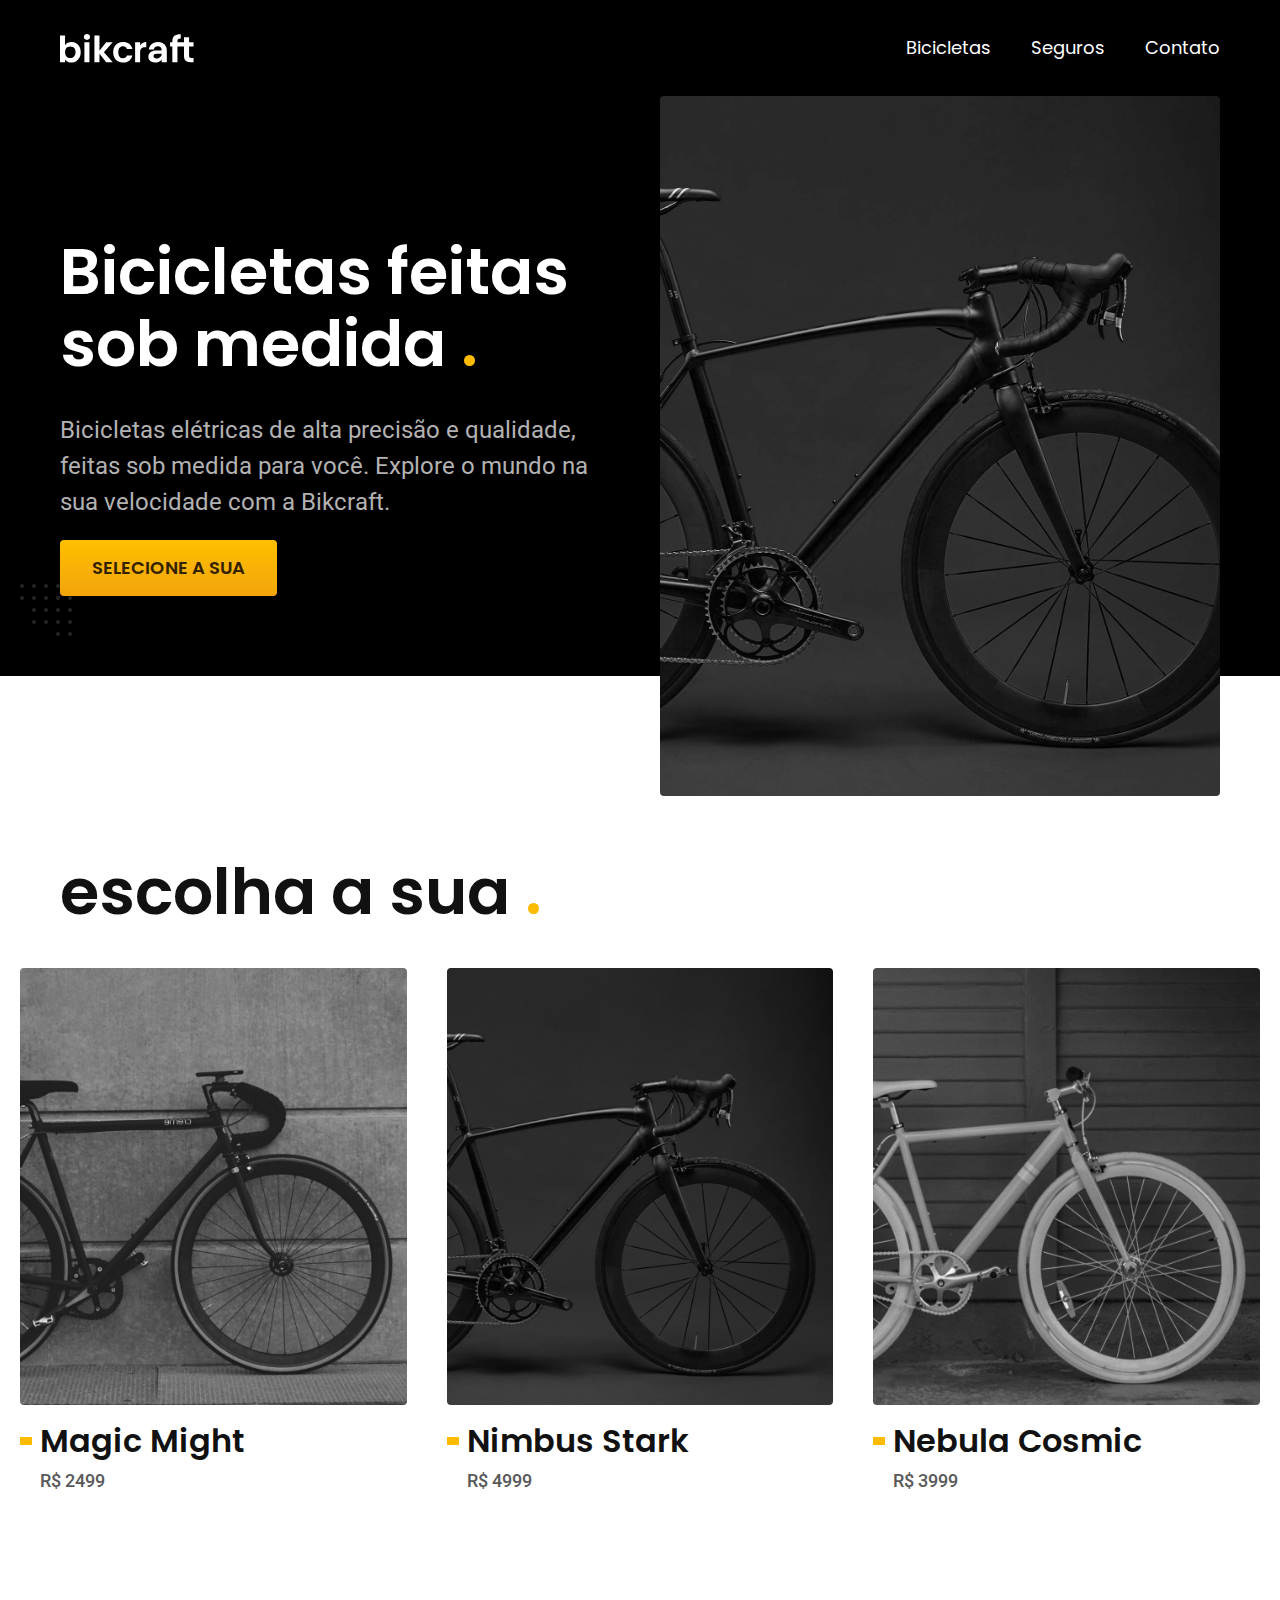
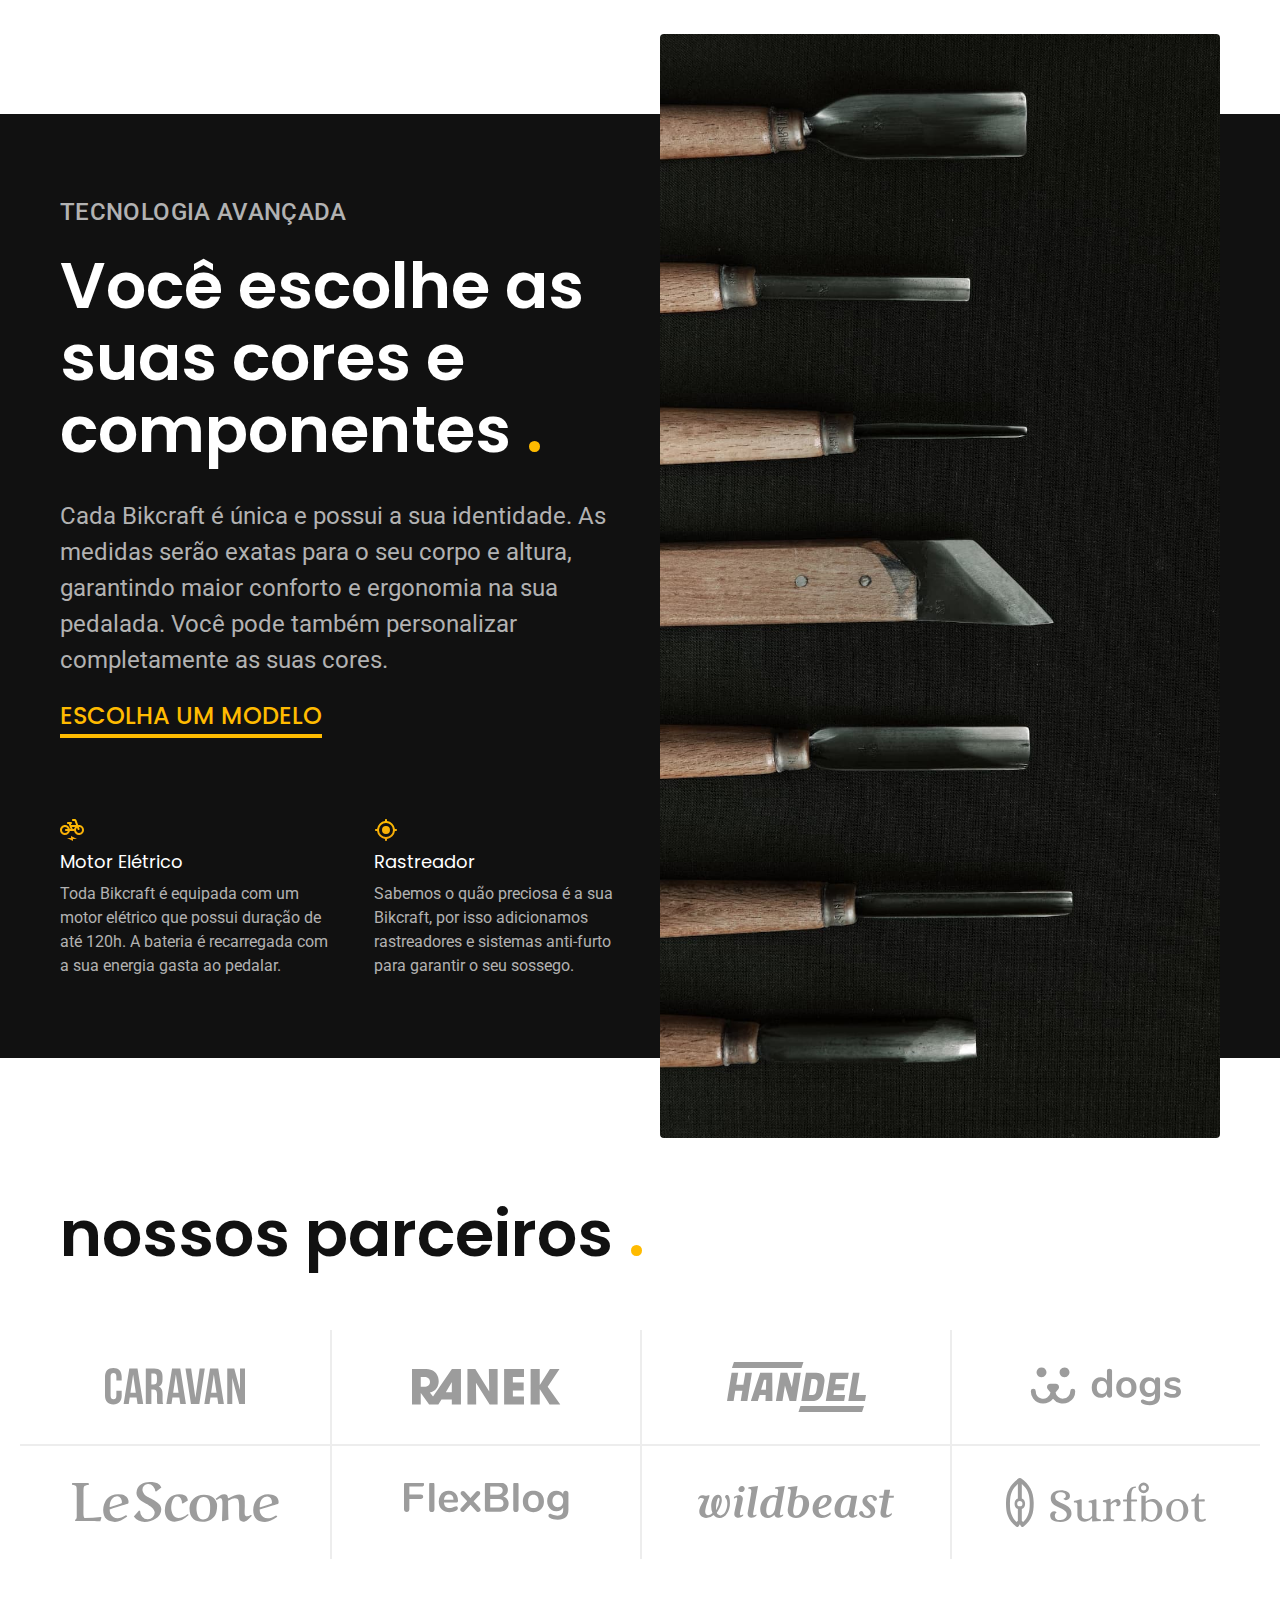
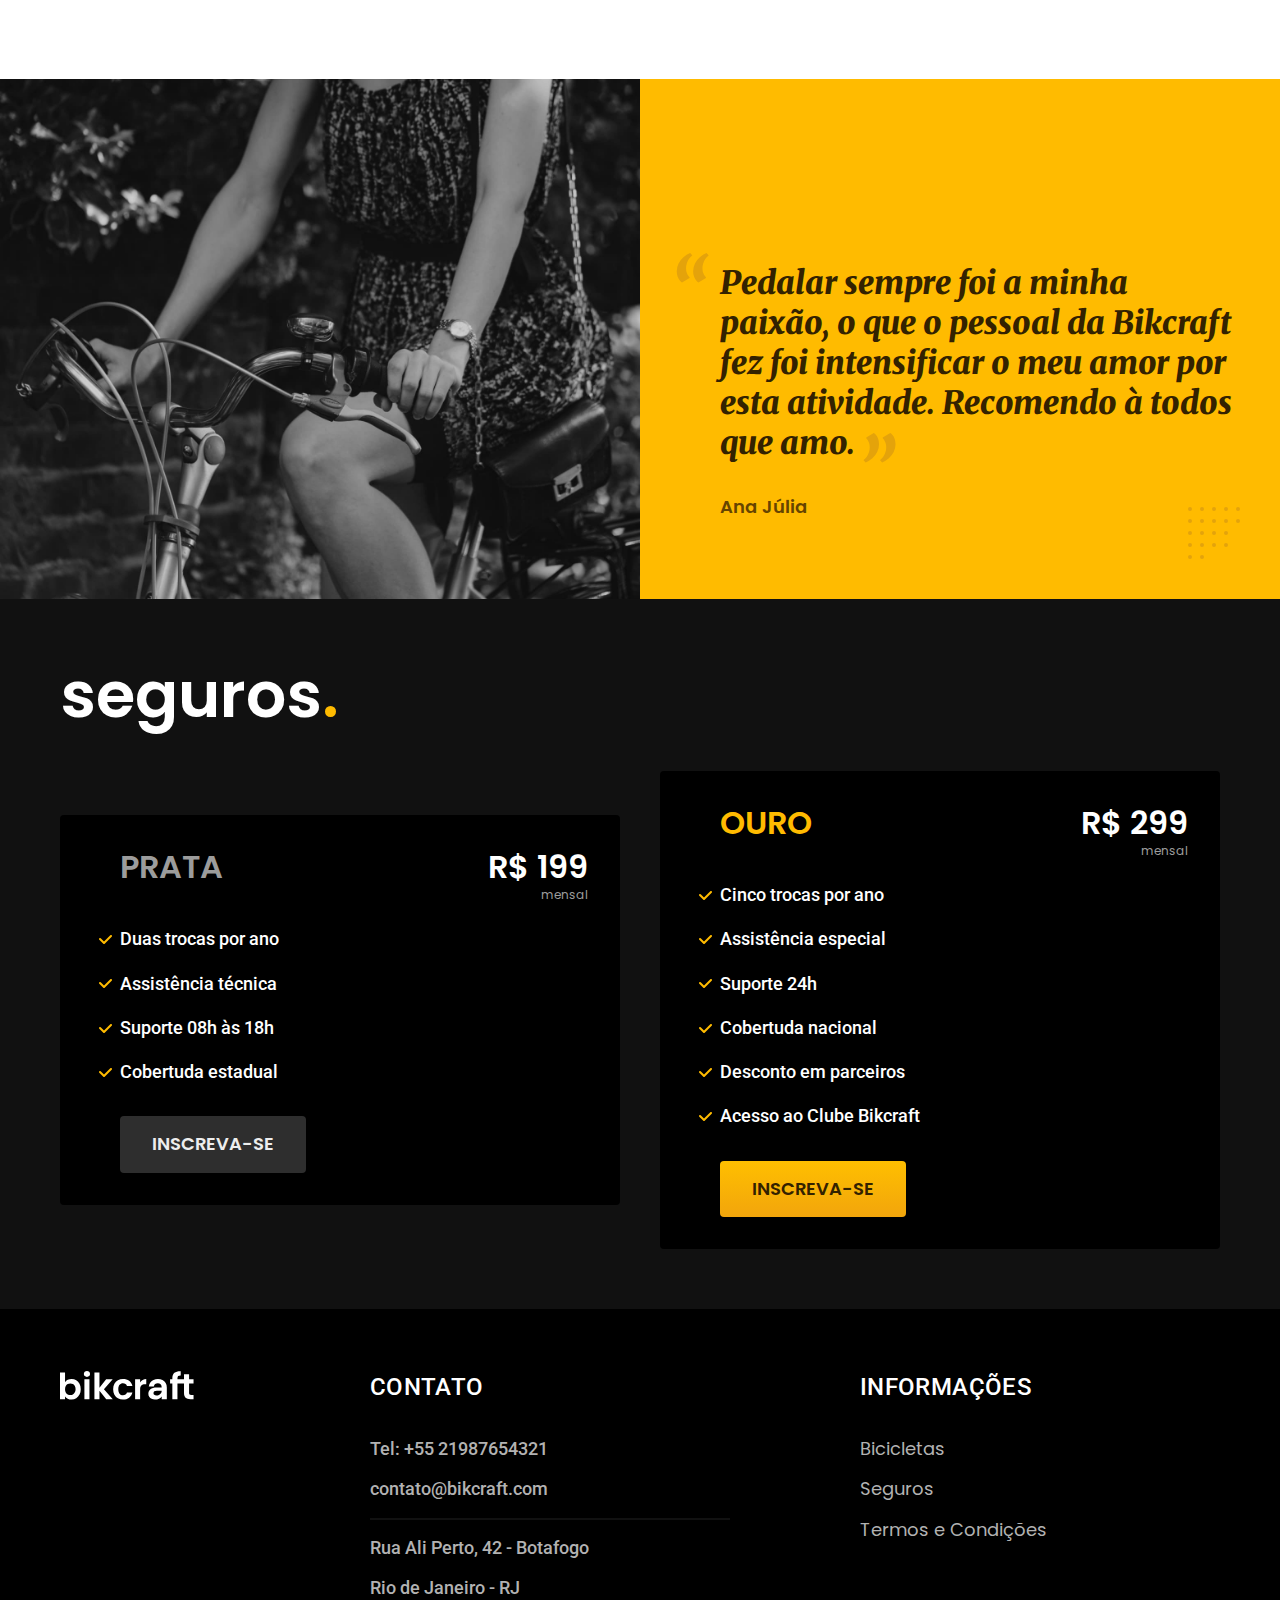
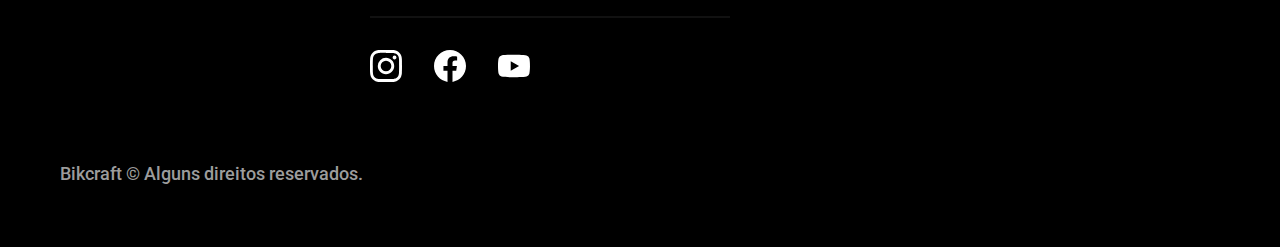
<file: index.html>
<!DOCTYPE html>
<html>

<head>
  <meta charset="utf-8">
  <meta name="viewport" content="width=device-width, initial-scale=1.0">
  <title>Bikcraft - Bicicletas Elétricas</title>
  <meta name="description" content="Bicicletas elétricas de alta precisão e qualidade, feitas sob medida para você. Explore o mundo na sua velocidade com a Bikcraft.">
  <link rel="icon" href="./favicon.svg" type="image/svg+xml">
  <link rel="preload" href="./css/style.min.css" as="style">
  <link rel="stylesheet" href="./css/style.min.css">
  <link rel="preconnect" href="https://fonts.googleapis.com">
  <link rel="preconnect" href="https://fonts.gstatic.com" crossorigin>
  <link href="https://fonts.googleapis.com/css2?family=Poppins:wght@400;600&family=Roboto:wght@400;500&family=Merriweather:ital,wght@1,900&display=swap" rel="stylesheet">
  <script>document.documentElement.className += " js"</script>
</head>

<body>
  <header class="header-bg">
    <div class="header container">
      <a href="./"><img src="./img/bikcraft.svg" alt="Bikcraft">
      </a>
      <nav aria-label="primaria">
        <ul class="header-menu font-1-m cor-0">
          <li><a href="./bicicletas.html">Bicicletas</a></li>
          <li><a href="./seguros.html">Seguros</a></li>
          <li><a href="./contato.html">Contato</a></li>
        </ul>
      </nav>
    </div>
  </header>

  <main class="introducao-bg">
    <div class="introducao container">
      <div class="introducao-conteudo">
        <h1 class="font-1-xxl cor-0 fadeInLeft" data-anime="200">Bicicletas feitas sob medida <span>.</span></h1>
        <p class="font-2-l cor-5 fadeInLeft" data-anime="400">Bicicletas elétricas de alta precisão e qualidade, feitas sob medida para você. Explore o mundo na sua velocidade com a Bikcraft.</p>
        <a class="botao fadeInLeft" data-anime="600" href="./bicicletas.html">Selecione a sua</a>
      </div>
      <div class="fadeInRight" data-anime="800">
        <img src="./img/fotos/introducao.jpg" alt="Bicicleta elétrica preta.">
      </div>
    </div>
  </main>

  <article class="bicicletas-lista">
    <h2 class="container font-1-xxl">escolha a sua <span class="cor-p1">.</span></h2>

    <ul>
      <li>
        <a href="./bicicletas/magic.html">
          <img src="./img/bicicletas/magic-home.jpg" alt="Bicicleta preta">
          <h3 class="font-1-xl">Magic Might</h3>
          <span class="font-2-m cor-8">R$ 2499</span>
        </a>
      </li>
      <li>
        <a href="./bicicletas/nimbus.html">
          <img src="./img/bicicletas/nimbus-home.jpg" alt="Bicicleta preta">
          <h3 class="font-1-xl">Nimbus Stark</h3>
          <span class="font-2-m cor-8">R$ 4999</span>
        </a>
      </li>
      <li>
        <a href="./bicicletas/nebula.html">
          <img src="./img/bicicletas/nebula-home.jpg" alt="Bicicleta preta">
          <h3 class="font-1-xl">Nebula Cosmic</h3>
          <span class="font-2-m cor-8">R$ 3999</span>
        </a>
      </li>
    </ul>
  </article>

  <article class="tecnologia-bg">
    <div class="tecnologia container">
      <div class="tecnologia-conteudo">
        <span class="font-2-l-b cor-5">Tecnologia Avançada</span>
        <h2 class="font-1-xxl cor-0">Você escolhe as suas cores e componentes <span class="cor-p1">.</span></h2>
        <p class="font-2-l cor-5">Cada Bikcraft é única e possui a sua identidade. As medidas serão exatas para o seu corpo e altura, garantindo maior conforto e ergonomia na sua pedalada. Você pode também personalizar completamente as suas cores.</p>
        <a class="link" href="./bicicletas.html">Escolha um modelo</a>
        <div class="tecnologia-vantagens">
          <div>
            <img src="./img/icones/eletrica.svg" alt="">
            <h3 class="font-1-m cor-0">Motor Elétrico</h3>
            <p class="font-2-s cor-5">Toda Bikcraft é equipada com um motor elétrico que possui duração de até 120h. A bateria é recarregada com a sua energia gasta ao pedalar.</p>
          </div>
          <div>
            <img src="./img/icones/rastreador.svg" alt="">
            <h3 class="font-1-m cor-0">Rastreador</h3>
            <p class="font-2-s cor-5">Sabemos o quão preciosa é a sua Bikcraft, por isso adicionamos rastreadores e sistemas anti-furto para garantir o seu sossego.</p>
          </div>
        </div>
      </div>

      <div class="tecnologia-imagem">
        <img src="./img/fotos/tecnologia.jpg" alt="">
      </div>
    </div>
  </article>

  <section class="parceiros" aria-label="Nossos parceiros">
    <h2 class="container font-1-xxl">nossos parceiros <span class="cor-p1">.</span></h2>

    <ul>
      <li><img src="./img/parceiros/caravan.svg" alt="caravan"></li>
      <li><img src="./img/parceiros/ranek.svg" alt="ranek"></li>
      <li><img src="./img/parceiros/handel.svg" alt="handel"></li>
      <li><img src="./img/parceiros/dogs.svg" alt="dogs"></li>
      <li><img src="./img/parceiros/lescone.svg" alt="lescone"></li>
      <li><img src="./img/parceiros/flexblog.svg" alt="flexblog"></li>
      <li><img src="./img/parceiros/wildbeast.svg" alt="wildbeast"></li>
      <li><img src="./img/parceiros/surfbot.svg" alt="surfbot"></li>

    </ul>
  </section>

  <section class="depoimento" aria-label="Depoimento">
    <div>
      <img src="img/fotos/depoimento.jpg" alt="Pessoa pedalando uma bicicleta Bikcraft">
    </div>
    <div class="depoimento-conteudo">
      <blockquote class="font-1-xl cor-p5">
        <p>Pedalar sempre foi a minha paixão, o que o pessoal da Bikcraft fez foi intensificar o meu amor por esta atividade. Recomendo à todos que amo.</p>
      </blockquote>
      <span class="font-1-m-b cor-p4">Ana Júlia</span>
    </div>
  </section>

  <article class="seguros-bg">
    <div class="seguros container">
      <h2 class="font-1-xxl cor-0">seguros<span class="cor-p1">.</span></h2>
      <div class="seguros-item">
        <h3 class="font-1-xl cor-6">PRATA</h3>
        <span class="font-1-xl cor-0">R$ 199 <span class="font-1-xs cor-6">mensal</span></span>
        <ul class="font-2-m cor-0">
          <li>Duas trocas por ano</li>
          <li>Assistência técnica</li>
          <li>Suporte 08h às 18h</li>
          <li>Cobertuda estadual</li>
        </ul>
        <a href="./orcamento.html" class="botao secundario">Inscreva-se</a>
      </div>
      <div class="seguros-item">
        <h3 class="font-1-xl cor-p1">OURO</h3>
        <span class="font-1-xl cor-0">R$ 299 <span class="font-1-xs cor-6">mensal</span></span>
        <ul class="font-2-m cor-0">
          <li>Cinco trocas por ano</li>
          <li>Assistência especial</li>
          <li>Suporte 24h</li>
          <li>Cobertuda nacional</li>
          <li>Desconto em parceiros</li>
          <li>Acesso ao Clube Bikcraft</li>
        </ul>
        <a href="./orcamento.html" class="botao">Inscreva-se</a>
      </div>
    </div>
  </article>

  <footer class="footer-bg">
    <div class="container footer">
      <img src="./img/bikcraft.svg" alt="Bikcraft">
      <div class="footer-contato">
        <h3 class="font-2-l-b cor-0">Contato</h3>
        <ul class="font-2-m cor-5">
          <li><a href="tel:+5521987654321">Tel: +55 21987654321</a></li>
          <li><a href="mailto:contato@bikcraft.com">contato@bikcraft.com</a></li>
          <li>Rua Ali Perto, 42 - Botafogo</li>
          <li>Rio de Janeiro - RJ</li>
        </ul>
        <div class="footer-redes">
          <a href="./"><img src="img/redes/instagram.svg" alt="instagram"></a>
          <a href="./"><img src="img/redes/facebook.svg" alt="facebook"></a>
          <a href="./"><img src="img/redes/youtube.svg" alt="Youtube"></a>
        </div>
      </div>
      <div class="footer-informacoes">
        <h3 class="font-2-l-b cor-0">Informações</h3>
        <nav>
          <ul class="font-1-m cor-5">
            <li><a href="./bicicletas.html">Bicicletas</a></li>
            <li><a href="./seguros.html">Seguros</a></li>
            <li><a href="./termos.html">Termos e Condições</a></li>
          </ul>
        </nav>
      </div>
      <p class="footer-copy font-2-m cor-6">Bikcraft © Alguns direitos reservados.</p>
    </div>

  </footer>
  <script src="./js/plugins/simple-anime.js"></script>
  <script src="./js/script.js"></script>
</body>

</html>
</file>
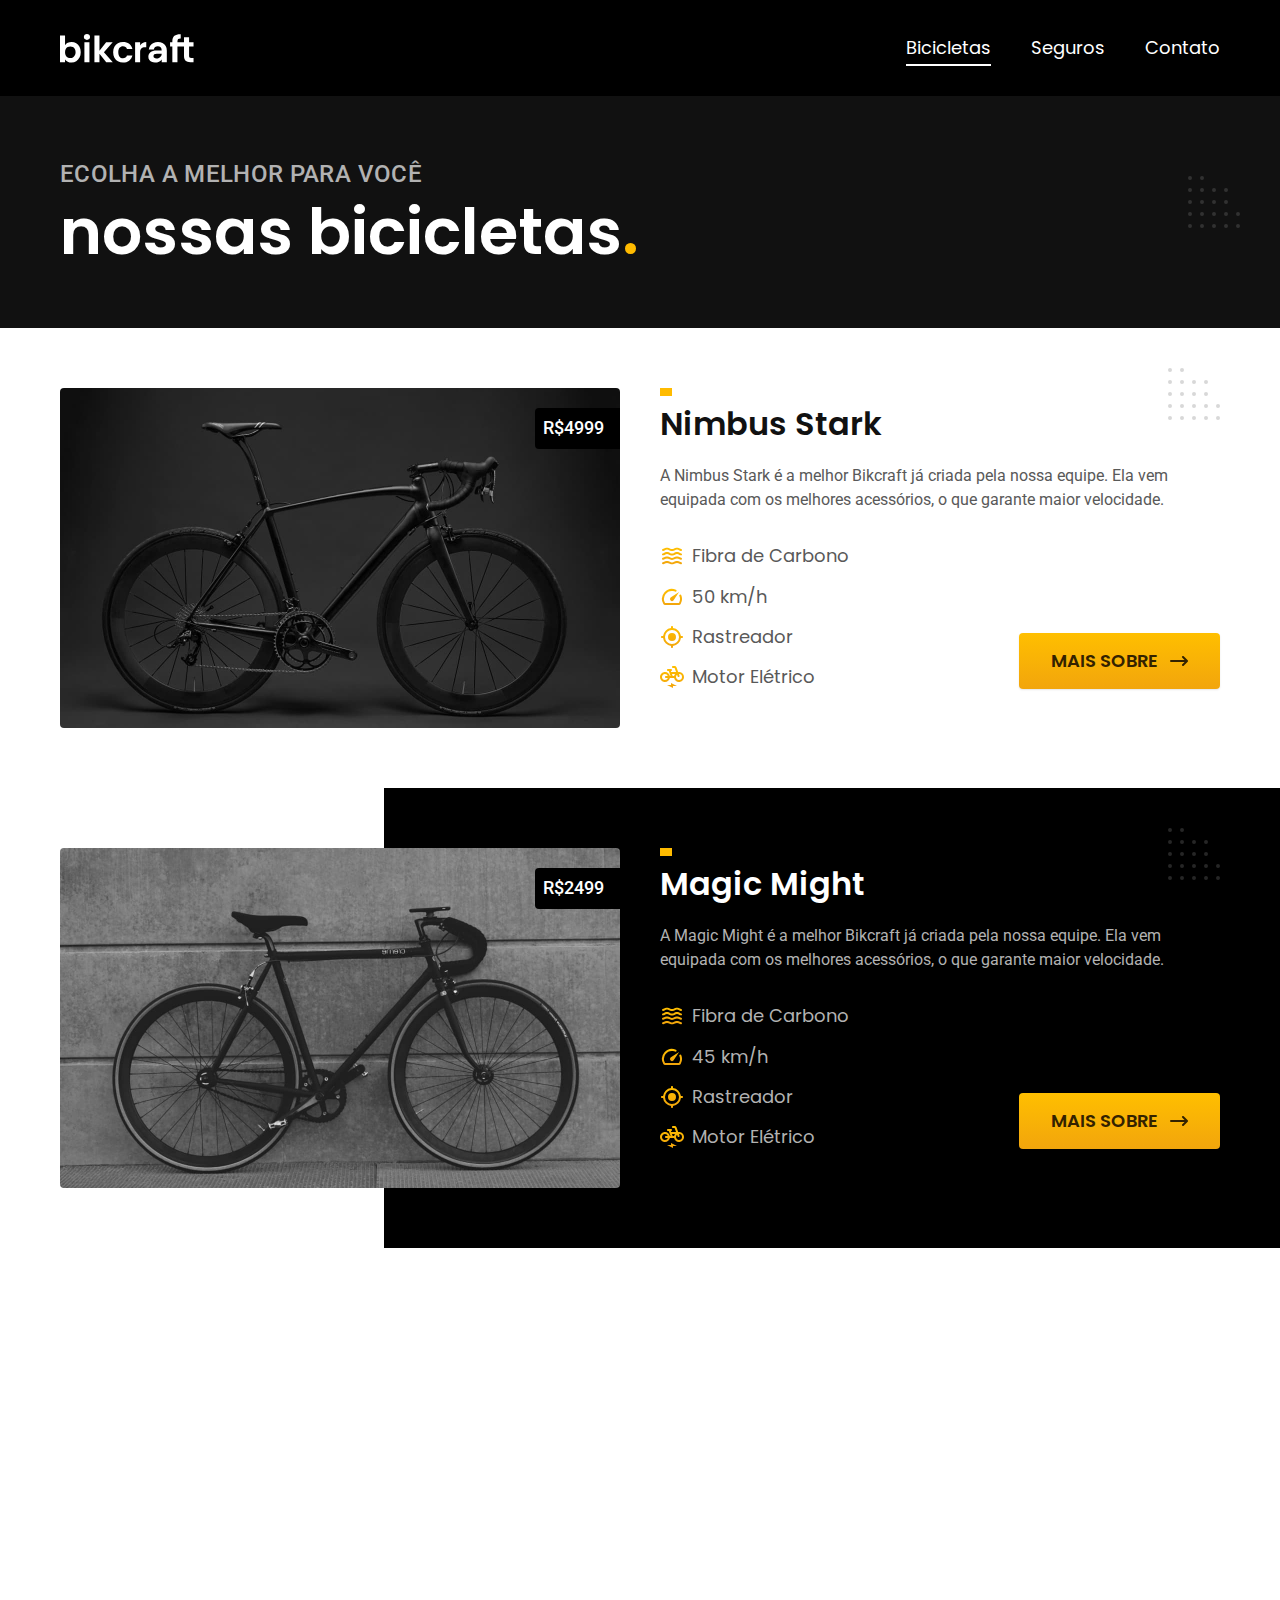
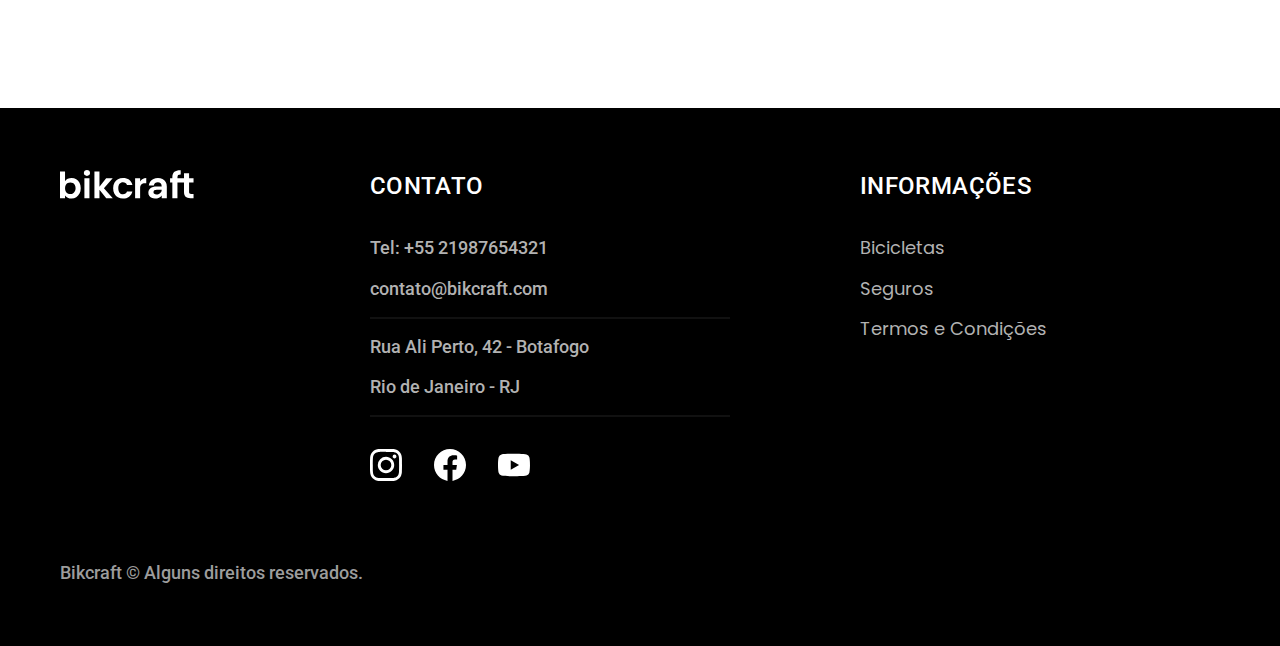
<file: bicicletas.html>
<!DOCTYPE html>
<html>

<head>
  <meta charset="utf-8">
  <meta name="viewport" content="width=device-width, initial-scale=1.0">
  <title>Bicicletas | Bikcraft</title>
  <meta name="description" content="Bicicletas.">
  <link rel="icon" href="./favicon.svg" type="image/svg+xml">
  <link rel="preload" href="./css/style.min.css" as="style">
  <link rel="stylesheet" href="./css/style.min.css">
  <link rel="preconnect" href="https://fonts.googleapis.com">
  <link rel="preconnect" href="https://fonts.gstatic.com" crossorigin>
  <link href="https://fonts.googleapis.com/css2?family=Poppins:wght@400;600&family=Roboto:wght@400;500&family=Merriweather:ital,wght@1,900&display=swap" rel="stylesheet">
  <script>document.documentElement.className += " js"</script>
</head>

<body id="bicicletas">
  <header class="header-bg">
    <div class="header container">
      <a href="./"><img src="./img/bikcraft.svg" alt="Bikcraft">
      </a>
      <nav aria-label="primaria">
        <ul class="header-menu font-1-m cor-0">
          <li><a href="./bicicletas.html">Bicicletas</a></li>
          <li><a href="./seguros.html">Seguros</a></li>
          <li><a href="./contato.html">Contato</a></li>
        </ul>
      </nav>
    </div>
  </header>

  <main>
    <div class="titulo-bg">
      <div class="titulo container fadeInDown" data-anime="200">
        <p class="font-2-l-b cor-5">Ecolha a melhor para você</p>
        <h1 class="font-1-xxl cor-0">nossas bicicletas<span class="cor-p1">.</span></h1>
      </div>
    </div>

    <div class="bicicletas container fadeInDown" data-anime="400">
      <div class="bicicletas-imagem">
        <img src="./img/bicicletas/nimbus.jpg" alt="Bicicleta preta">
        <span class="font-2-m cor-0">R$4999</span>
      </div>
      <div class="bicicletas-conteudo">
        <h2 class="font-1-xl">Nimbus Stark</h2>
        <p class="font-2-s cor-8">A Nimbus Stark é a melhor Bikcraft já criada pela nossa equipe. Ela vem equipada com os melhores acessórios, o que garante maior velocidade.</p>
        <ul class="font-1-m cor-8">
          <li>
            <img src="./img/icones/carbono.svg" alt="">
            Fibra de Carbono
          </li>
          <li>
            <img src="./img/icones/velocidade.svg" alt="">
            50 km/h
          </li>
          <li>
            <img src="./img/icones/rastreador.svg" alt="">
            Rastreador
          </li>
          <li>
            <img src="./img/icones/eletrica.svg" alt="">
            Motor Elétrico
          </li>
        </ul>
        <a class="botao seta" href="./bicicletas/nimbus.html">Mais Sobre</a>
      </div>
    </div>

    <div class="bicicletas-bg fadeInDown" data-anime="600">
      <div class="bicicletas container">
        <div class="bicicletas-imagem">
          <img src="./img/bicicletas/magic.jpg" alt="Bicicleta preta">
          <span class="font-2-m cor-0">R$2499</span>
        </div>
        <div class="bicicletas-conteudo">
          <h2 class="font-1-xl cor-0">Magic Might</h2>
          <p class="font-2-s cor-5">A Magic Might é a melhor Bikcraft já criada pela nossa equipe. Ela vem equipada com os melhores acessórios, o que garante maior velocidade.</p>
          <ul class="font-1-m cor-5">
            <li>
              <img src="./img/icones/carbono.svg" alt="">
              Fibra de Carbono
            </li>
            <li>
              <img src="./img/icones/velocidade.svg" alt="">
              45 km/h
            </li>
            <li>
              <img src="./img/icones/rastreador.svg" alt="">
              Rastreador
            </li>
            <li>
              <img src="./img/icones/eletrica.svg" alt="">
              Motor Elétrico
            </li>
          </ul>
          <a class="botao seta" href="./bicicletas/magic.html">Mais Sobre</a>
        </div>
      </div>
    </div>

    <div class="bicicletas container fadeInDown" data-anime="800">
      <div class="bicicletas-imagem">
        <img src="./img/bicicletas/nebula.jpg" alt="Bicicleta preta">
        <span class="font-2-m cor-0">R$3999</span>
      </div>
      <div class="bicicletas-conteudo">
        <h2 class="font-1-xl">Nebula Cosmic</h2>
        <p class="font-2-s cor-8">A Nebula Cosmic é a melhor Bikcraft já criada pela nossa equipe. Ela vem equipada com os melhores acessórios, o que garante maior velocidade.</p>
        <ul class="font-1-m cor-8">
          <li>
            <img src="./img/icones/carbono.svg" alt="">
            Fibra de Carbono
          </li>
          <li>
            <img src="./img/icones/velocidade.svg" alt="">
            50 km/h
          </li>
          <li>
            <img src="./img/icones/rastreador.svg" alt="">
            Rastreador
          </li>
          <li>
            <img src="./img/icones/eletrica.svg" alt="">
            Motor Elétrico
          </li>
        </ul>
        <a class="botao seta" href="./bicicletas/nebula.html">Mais Sobre</a>
      </div>
    </div>


  </main>

  <footer class="footer-bg">
    <div class="container footer">
      <img src="./img/bikcraft.svg" alt="Bikcraft">
      <div class="footer-contato">
        <h3 class="font-2-l-b cor-0">Contato</h3>
        <ul class="font-2-m cor-5">
          <li><a href="tel:+5521987654321">Tel: +55 21987654321</a></li>
          <li><a href="mailto:contato@bikcraft.com">contato@bikcraft.com</a></li>
          <li>Rua Ali Perto, 42 - Botafogo</li>
          <li>Rio de Janeiro - RJ</li>
        </ul>
        <div class="footer-redes">
          <a href="./"><img src="img/redes/instagram.svg" alt="instagram"></a>
          <a href="./"><img src="img/redes/facebook.svg" alt="facebook"></a>
          <a href="./"><img src="img/redes/youtube.svg" alt="Youtube"></a>
        </div>
      </div>
      <div class="footer-informacoes">
        <h3 class="font-2-l-b cor-0">Informações</h3>
        <nav>
          <ul class="font-1-m cor-5">
            <li><a href="./bicicletas.html">Bicicletas</a></li>
            <li><a href="./seguros.html">Seguros</a></li>
            <li><a href="./termos.html">Termos e Condições</a></li>
          </ul>
        </nav>
      </div>
      <p class="footer-copy font-2-m cor-6">Bikcraft © Alguns direitos reservados.</p>
    </div>


  </footer>
  <script src="js/plugins/simple-anime.js"></script>
  <script src="./js/script.js"></script>
</body>

</html>
</file>
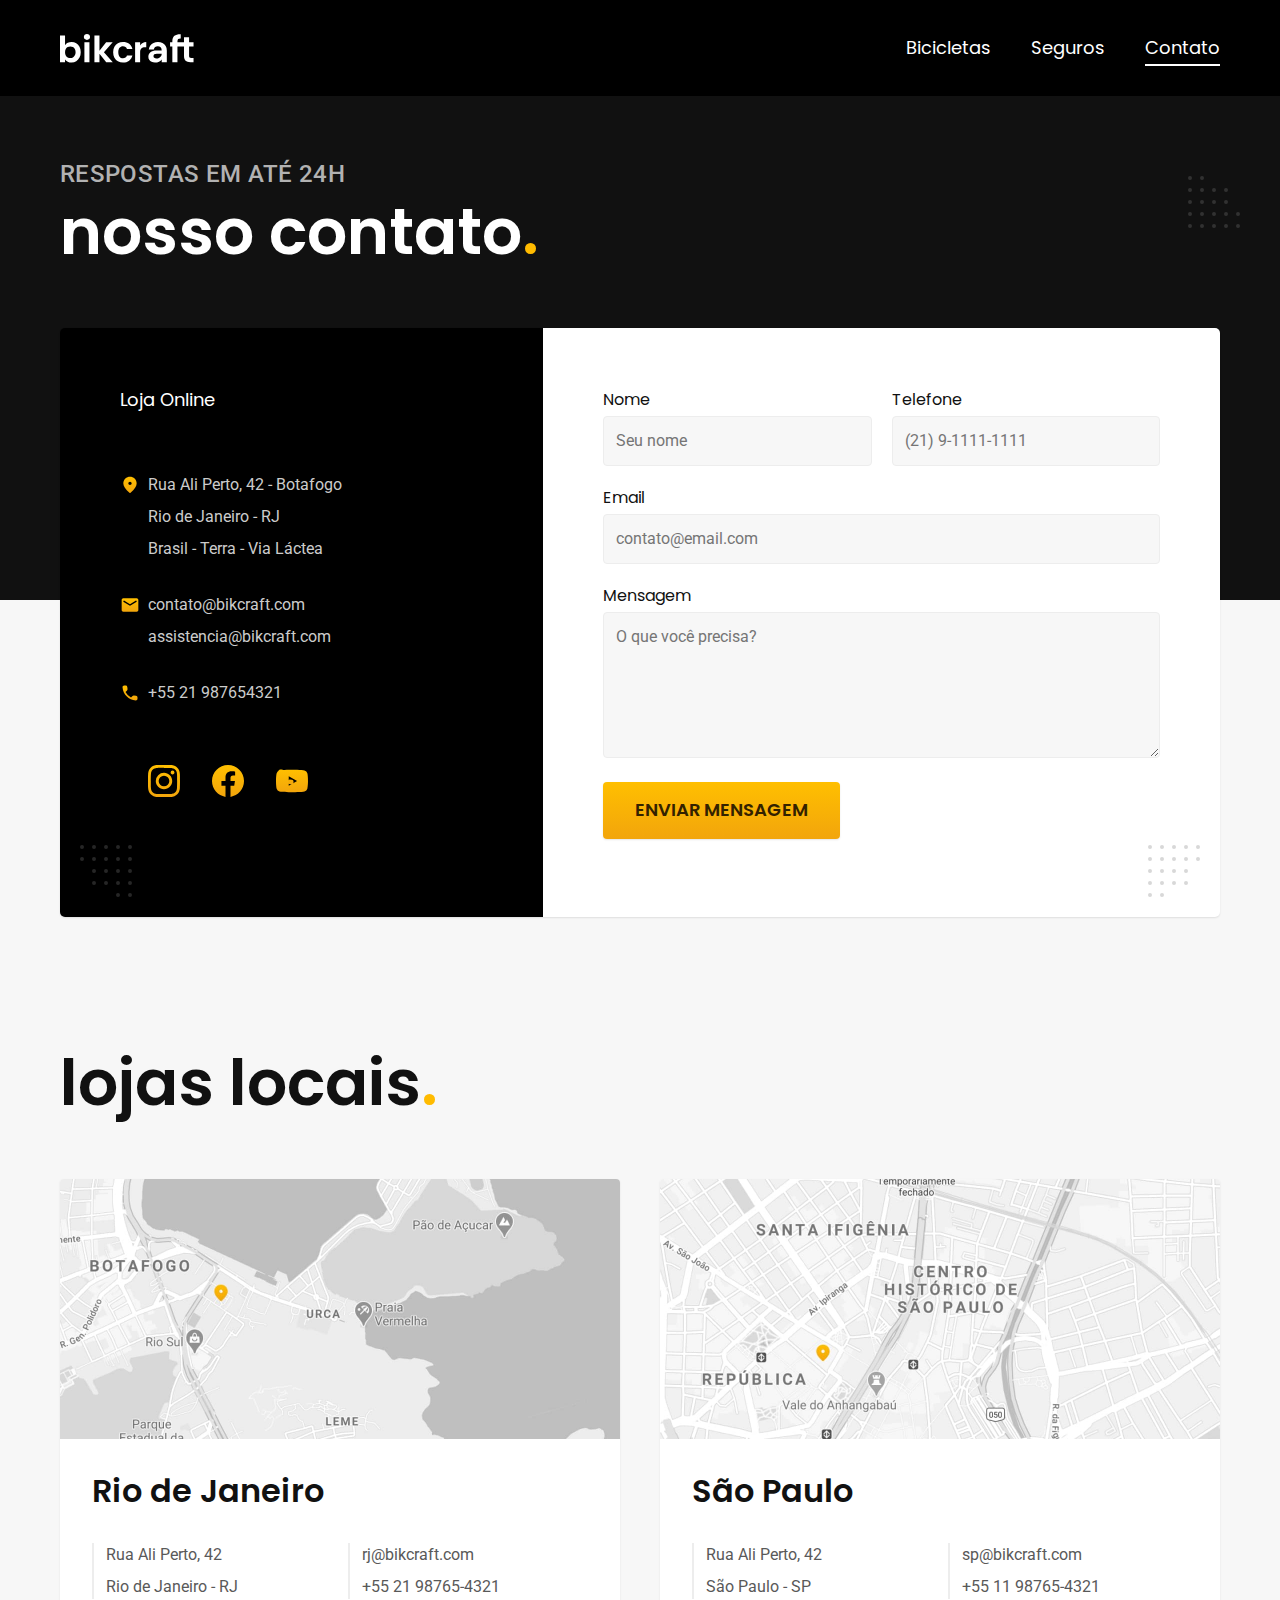
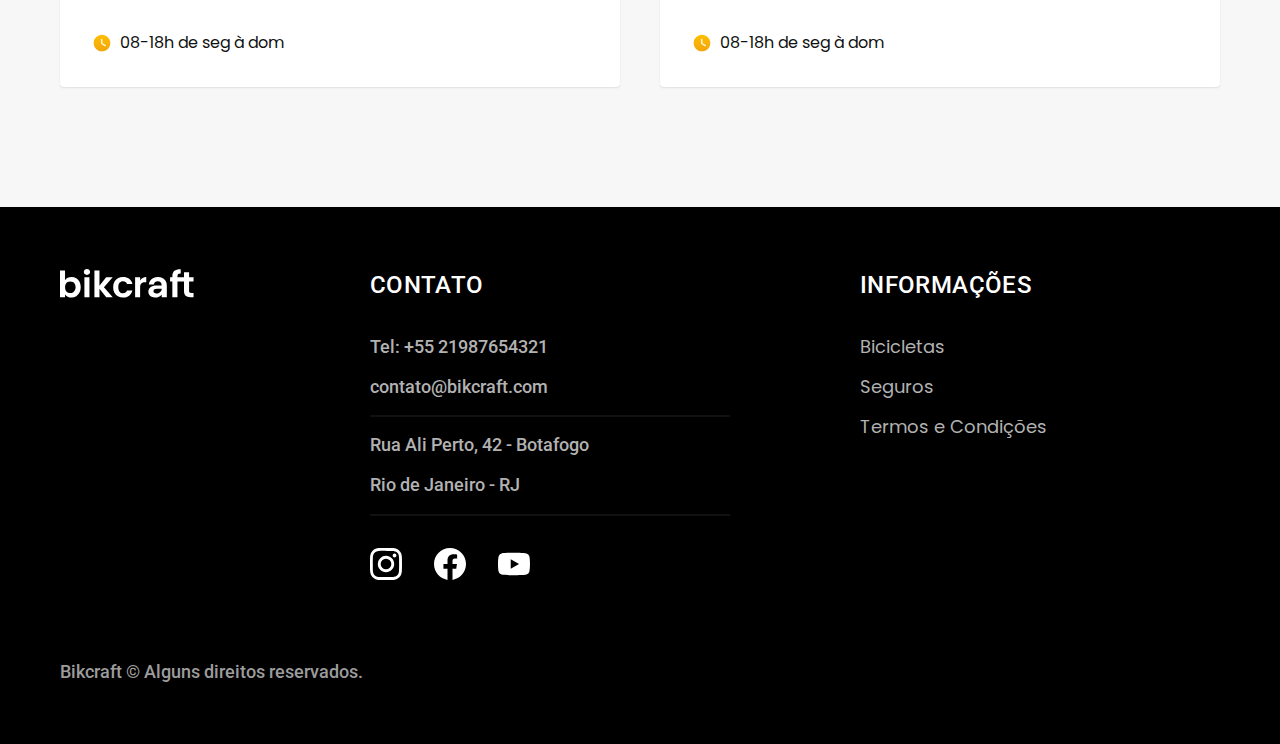
<file: contato.html>
<!DOCTYPE html>
<html>

<head>
  <meta charset="utf-8">
  <meta name="viewport" content="width=device-width, initial-scale=1.0">
  <title>Contato | Bikcraft</title>
  <meta name="description" content="Termos e Condições.">
  <link rel="icon" href="./favicon.svg" type="image/svg+xml">
  <link rel="preload" href="./css/style.min.css" as="style">
  <link rel="stylesheet" href="./css/style.min.css">
  <link rel="preconnect" href="https://fonts.googleapis.com">
  <link rel="preconnect" href="https://fonts.gstatic.com" crossorigin>
  <link href="https://fonts.googleapis.com/css2?family=Poppins:wght@400;600&family=Roboto:wght@400;500&family=Merriweather:ital,wght@1,900&display=swap" rel="stylesheet">
  <script>document.documentElement.className += " js"</script>
</head>

<body id="contato">
  <header class="header-bg">
    <div class="header container">
      <a href="./"><img src="./img/bikcraft.svg" alt="Bikcraft">
      </a>
      <nav aria-label="primaria">
        <ul class="header-menu font-1-m cor-0">
          <li><a href="./bicicletas.html">Bicicletas</a></li>
          <li><a href="./seguros.html">Seguros</a></li>
          <li><a href="./contato.html">Contato</a></li>
        </ul>
      </nav>
    </div>
  </header>

  <main>
    <div class="titulo-bg fadeInDown" data-anime="200">
      <div class="titulo container">
        <p class="font-2-l-b cor-5">Respostas em até 24h</p>
        <h1 class="font-1-xxl cor-0">nosso contato<span class="cor-p1">.</span></h1>
      </div>
    </div>

    <div class="contato container fadeInDown" data-anime="400">
      <section class="contato-dados" aria-label="Endereço">
        <h2 class="font-1-m cor-0">Loja Online</h2>
        <div class="contato-endereco font-2-s cor-4">
          <p>Rua Ali Perto, 42 - Botafogo</p>
          <p>Rio de Janeiro - RJ</p>
          <p>Brasil - Terra - Via Láctea</p>
        </div>
        <address class="contato-meios font-2-s cor-4">
          <a href="mailto:contato@bikcraft.com">contato@bikcraft.com</a>
          <a href="mailto:assistencia@bikcraft.com">assistencia@bikcraft.com</a>
          <a href="tel:+5521987654321">+55 21 987654321</a>
        </address>
        <div class="contato-redes">
          <a href="./"><img src="img/redes/instagram-p.svg" alt="instagram"></a>
          <a href="./"><img src="img/redes/facebook-p.svg" alt="facebook"></a>
          <a href="./"><img src="img/redes/youtube-p.svg" alt="Youtube"></a>
        </div>
      </section>
      <section class="contato-formulario" aria-label="Formulário">
        <form class="form" action="./contato.html">
          <div>
            <label for="name">Nome</label>
            <input type="text" name="name" id="name" placeholder="Seu nome">
          </div>
          <div>
            <label for="tel">Telefone</label>
            <input type="tel" name="tel" id="tel" placeholder="(21) 9-1111-1111">
          </div>
          <div class="col-2">
            <label for="email">Email</label>
            <input type="email" name="email" id="email" placeholder="contato@email.com">
          </div>
          <div class="col-2">
            <label for="mensagem">Mensagem</label>
            <textarea name="mensagem" id="mensagem" cols="30" placeholder="O que você precisa?" rows="5"></textarea>
          </div>
          <button class="botao col-2">Enviar Mensagem</button>
        </form>
      </section>
    </div>
    </div>
    </div>
  </main>

  <article class="lojas container">
    <h2 class="font-1-xxl">lojas locais<span class="cor-p1">.</span></h2>
    <div class="lojas-item">
      <img src="./img/lojas/rj.jpg" alt="mapa marcando o endereço em Rua Ali Perto, 42 - Rio de Janeiro - RJ">
      <div class="lojas-conteudo">
        <h3 class="font-1-xl">Rio de Janeiro</h3>
        <div class="lojas-dados font-2-s cor-8">
          <p>Rua Ali Perto, 42</p>
          <p>Rio de Janeiro - RJ</p>
        </div>
        <div class="lojas-dados font-2-s cor-8">
          <a href="mailto:rj@bikcraft.com">rj@bikcraft.com</a>
          <a href="tel:+5521987654321">+55 21 98765-4321</a>
        </div>
        <p class="lojas-tempo font-1-s"><img src="./img/icones/horario.svg" alt="">08-18h de seg à dom</p>
      </div>
    </div>

    <div class="lojas-item">
      <img src="./img/lojas/sp.jpg" alt="mapa marcando o endereço em Rua Ali Perto, 42 - São Paulo - SP">
      <div class="lojas-conteudo">
        <h3 class="font-1-xl">São Paulo</h3>
        <div class="lojas-dados font-2-s cor-8">
          <p>Rua Ali Perto, 42</p>
          <p>São Paulo - SP</p>
        </div>
        <div class="lojas-dados font-2-s cor-8">
          <a href="mailto:sp@bikcraft.com">sp@bikcraft.com</a>
          <a href="tel:+5521987654321">+55 11 98765-4321</a>
        </div>
        <p class="lojas-tempo font-1-s"><img src="./img/icones/horario.svg" alt="">08-18h de seg à dom</p>
      </div>
    </div>
  </article>

  <footer class="footer-bg">
    <div class="container footer">
      <img src="./img/bikcraft.svg" alt="Bikcraft">
      <div class="footer-contato">
        <h3 class="font-2-l-b cor-0">Contato</h3>
        <ul class="font-2-m cor-5">
          <li><a href="tel:+5521987654321">Tel: +55 21987654321</a></li>
          <li><a href="mailto:contato@bikcraft.com">contato@bikcraft.com</a></li>
          <li>Rua Ali Perto, 42 - Botafogo</li>
          <li>Rio de Janeiro - RJ</li>
        </ul>
        <div class="footer-redes">
          <a href="./"><img src="img/redes/instagram.svg" alt="instagram"></a>
          <a href="./"><img src="img/redes/facebook.svg" alt="facebook"></a>
          <a href="./"><img src="img/redes/youtube.svg" alt="Youtube"></a>
        </div>
      </div>
      <div class="footer-informacoes">
        <h3 class="font-2-l-b cor-0">Informações</h3>
        <nav>
          <ul class="font-1-m cor-5">
            <li><a href="./bicicletas.html">Bicicletas</a></li>
            <li><a href="./seguros.html">Seguros</a></li>
            <li><a href="./termos.html">Termos e Condições</a></li>
          </ul>
        </nav>
      </div>
      <p class="footer-copy font-2-m cor-6">Bikcraft © Alguns direitos reservados.</p>
    </div>


  </footer>
  <script src="js/plugins/simple-anime.js"></script>
  <script src="./js/script.js"></script>

</body>

</html>
</file>
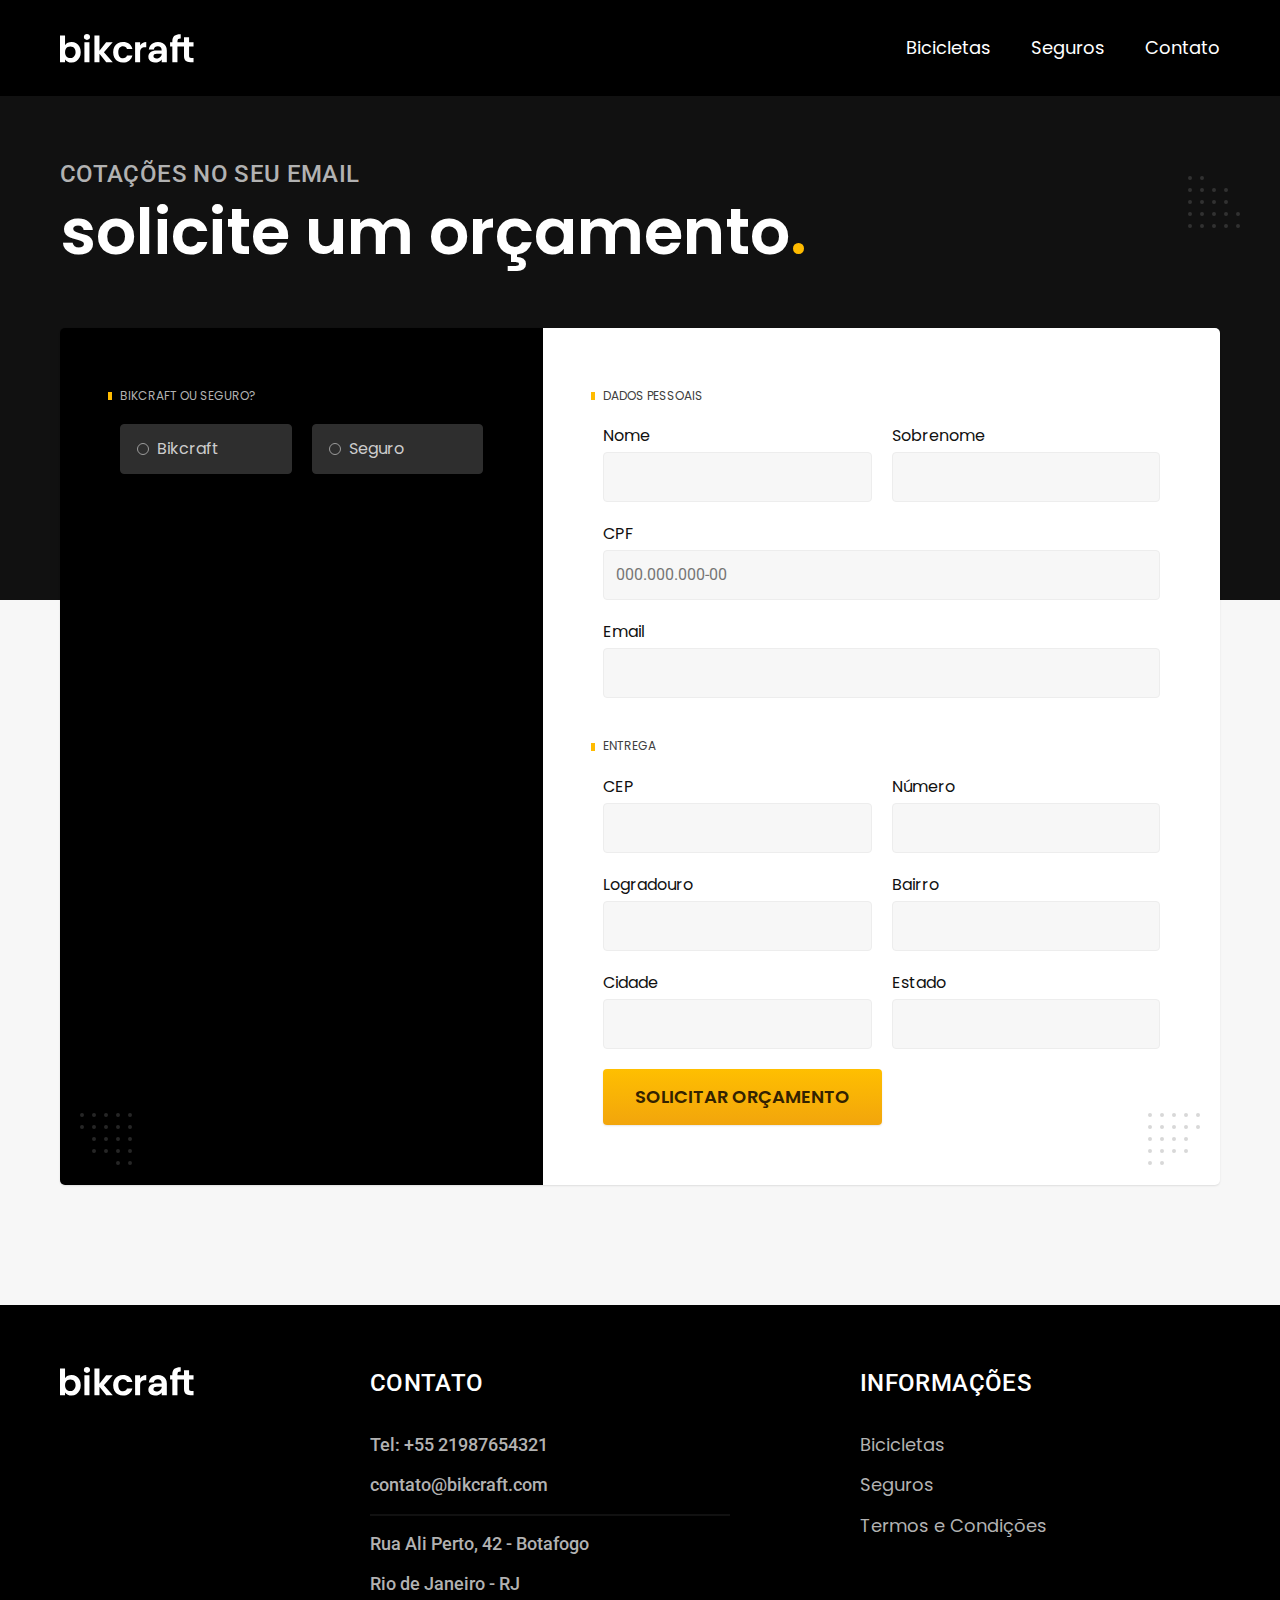
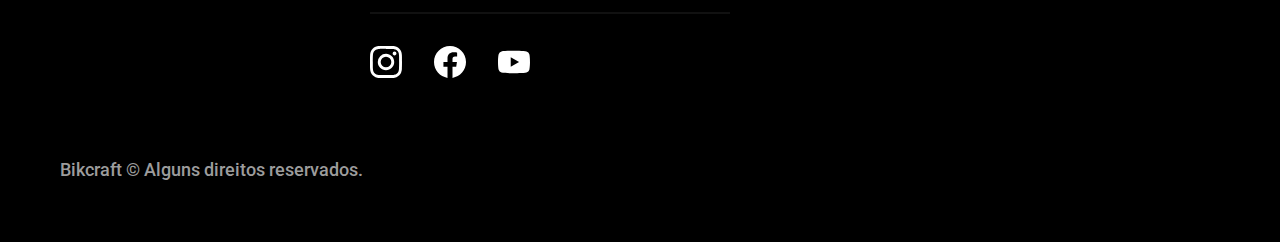
<file: orcamento.html>
<!DOCTYPE html>
<html>

<head>
  <meta charset="utf-8">
  <meta name="viewport" content="width=device-width, initial-scale=1.0">
  <title>Orçamento | Bikcraft</title>
  <meta name="description" content="Termos e Condições.">
  <link rel="icon" href="./favicon.svg" type="image/svg+xml">
  <link rel="preload" href="./css/style.min.css" as="style">
  <link rel="stylesheet" href="./css/style.min.css">
  <link rel="preconnect" href="https://fonts.googleapis.com">
  <link rel="preconnect" href="https://fonts.gstatic.com" crossorigin>
  <link href="https://fonts.googleapis.com/css2?family=Poppins:wght@400;600&family=Roboto:wght@400;500&family=Merriweather:ital,wght@1,900&display=swap" rel="stylesheet">
  <script>document.documentElement.className += " js"</script>
</head>

<body id="orcamento">
  <header class="header-bg">
    <div class="header container">
      <a href="./"><img src="./img/bikcraft.svg" alt="Bikcraft">
      </a>
      <nav aria-label="primaria">
        <ul class="header-menu font-1-m cor-0">
          <li><a href="./bicicletas.html">Bicicletas</a></li>
          <li><a href="./seguros.html">Seguros</a></li>
          <li><a href="./contato.html">Contato</a></li>
        </ul>
      </nav>
    </div>
  </header>

  <main>
    <div class="titulo-bg">
      <div class="titulo container">
        <p class="font-2-l-b cor-5">Cotações no seu email</p>
        <h1 class="font-1-xxl cor-0">solicite um orçamento<span class="cor-p1">.</span></h1>
      </div>
    </div>

    <form class="orcamento container" action="./">
      <div class="orcamento-produto">
        <h2 class="font-1-xs cor-5">Bikcraft ou seguro?</h2>

        <input type="radio" name="tipo" value="bikcraft" id="bikcraft">
        <label for="bikcraft">Bikcraft</label>

        <input type="radio" name="tipo" value="seguro" id="seguro">
        <label for="seguro">Seguro</label>

        <div class="orcamento-conteudo" id="orcamento-bikcraft">
          <h2 class="font-1-xs cor-5">Escolha a sua</h2>

          <input type="radio" name="produto" value="nimbus" id="nimbus">
          <label for="nimbus">Nimbus Stark <span>R$4999</span></label>
          <div class="orcamento-detalhes">
            <ul class="font-1-xs cor-8">
              <li><img src="./img/icones/eletrica.svg" alt="">Motor Elétrico</li>
              <li><img src="./img/icones/carbono.svg" alt="">Fibra de carbono</li>
              <li><img src="./img/icones/velocidade.svg" alt="">50 km/h</li>
              <li><img src="./img/icones/rastreador.svg" alt="">Rastreador</li>
            </ul>
            <img src="./img/bicicletas/nimbus.jpg" alt="Bicicleta preta">
          </div>


          <input type="radio" name="produto" value="magic" id="magic">
          <label for="magic">Magic Might <span>R$ 2499</span></label>
          <div class="orcamento-detalhes">
            <ul class="font-1-xs cor-8">
              <li><img src="./img/icones/eletrica.svg" alt="">Motor Elétrico</li>
              <li><img src="./img/icones/carbono.svg" alt="">Fibra de carbono</li>
              <li><img src="./img/icones/velocidade.svg" alt="">45 km/h</li>
              <li><img src="./img/icones/rastreador.svg" alt="">Rastreador</li>
            </ul>
            <img src="./img/bicicletas/magic.jpg" alt="Bicicleta preta">
          </div>

          <input type="radio" name="produto" value="nebula" id="nebula">
          <label for="nebula">Nebula Cosmic <span>R$ 3999</span></label>
          <div class="orcamento-detalhes">
            <ul class="font-1-xs cor-8">
              <li><img src="./img/icones/eletrica.svg" alt="">Motor Elétrico</li>
              <li><img src="./img/icones/carbono.svg" alt="">Fibra de carbono</li>
              <li><img src="./img/icones/velocidade.svg" alt="">40 km/h</li>
              <li><img src="./img/icones/rastreador.svg" alt="">Rastreador</li>
            </ul>
            <img src="./img/bicicletas/nebula.jpg" alt="Bicicleta branca">
          </div>

        </div>

        <div class="orcamento-conteudo" id="orcamento-seguro">
          <h2 class="font-1-xs cor-5">Escolha o plano</h2>

          <input type="radio" name="produto" value="prata" id="prata">
          <label for="prata">Prata <span>R$ 199</span></label>

          <input type="radio" name="produto" value="ouro" id="ouro">
          <label for="ouro">Ouro <span>R$ 299</span></label>

        </div>
      </div>
      <div class="orcamento-dados form">
        <h2 class="font-1-xs cor-9 col-2">dados pessoais</h2>
        <div>
          <label for="nome">Nome</label>
          <input type="text" name="nome" id="name">
        </div>
        <div>
          <label for="sobrenome">Sobrenome</label>
          <input type="text" name="sobrenome" id="sobrenome">
        </div>
        <div class="col-2">
          <label for="cpf">CPF</label>
          <input type="text" name="cpf" id="cpf" placeholder="000.000.000-00">
        </div>
        <div class="col-2">
          <label for="email">Email</label>
          <input type="email" name="email" id="email">
        </div>
        <h2 class="font-1-xs cor-9 col-2">entrega</h2>
        <div>
          <label for="cep">CEP</label>
          <input type="text" name="cep" id="cep">
        </div>
        <div>
          <label for="numero">Número</label>
          <input type="text" name="numero" id="numero">
        </div>
        <div>
          <label for="logradouro">Logradouro</label>
          <input type="text" name="logradouro" id="logradouro">
        </div>
        <div>
          <label for="bairro">Bairro</label>
          <input type="text" name="bairro" id="bairro">
        </div>
        <div>
          <label for="cidade">Cidade</label>
          <input type="text" name="cidade" id="cidade">
        </div>
        <div>
          <label for="estado">Estado</label>
          <input type="text" name="estado" id="estado">
        </div>
        <button class="botao col-2">Solicitar Orçamento</button>
      </div>
    </form>
  </main>

  <footer class="footer-bg">
    <div class="container footer">
      <img src="./img/bikcraft.svg" alt="Bikcraft">
      <div class="footer-contato">
        <h3 class="font-2-l-b cor-0">Contato</h3>
        <ul class="font-2-m cor-5">
          <li><a href="tel:+5521987654321">Tel: +55 21987654321</a></li>
          <li><a href="mailto:contato@bikcraft.com">contato@bikcraft.com</a></li>
          <li>Rua Ali Perto, 42 - Botafogo</li>
          <li>Rio de Janeiro - RJ</li>
        </ul>
        <div class="footer-redes">
          <a href="./"><img src="img/redes/instagram.svg" alt="instagram"></a>
          <a href="./"><img src="img/redes/facebook.svg" alt="facebook"></a>
          <a href="./"><img src="img/redes/youtube.svg" alt="Youtube"></a>
        </div>
      </div>
      <div class="footer-informacoes">
        <h3 class="font-2-l-b cor-0">Informações</h3>
        <nav>
          <ul class="font-1-m cor-5">
            <li><a href="./bicicletas.html">Bicicletas</a></li>
            <li><a href="./seguros.html">Seguros</a></li>
            <li><a href="./termos.html">Termos e Condições</a></li>
          </ul>
        </nav>
      </div>
      <p class="footer-copy font-2-m cor-6">Bikcraft © Alguns direitos reservados.</p>
    </div>


  </footer>
  <script src="./js/script.js"></script>

</body>

</html>
</file>
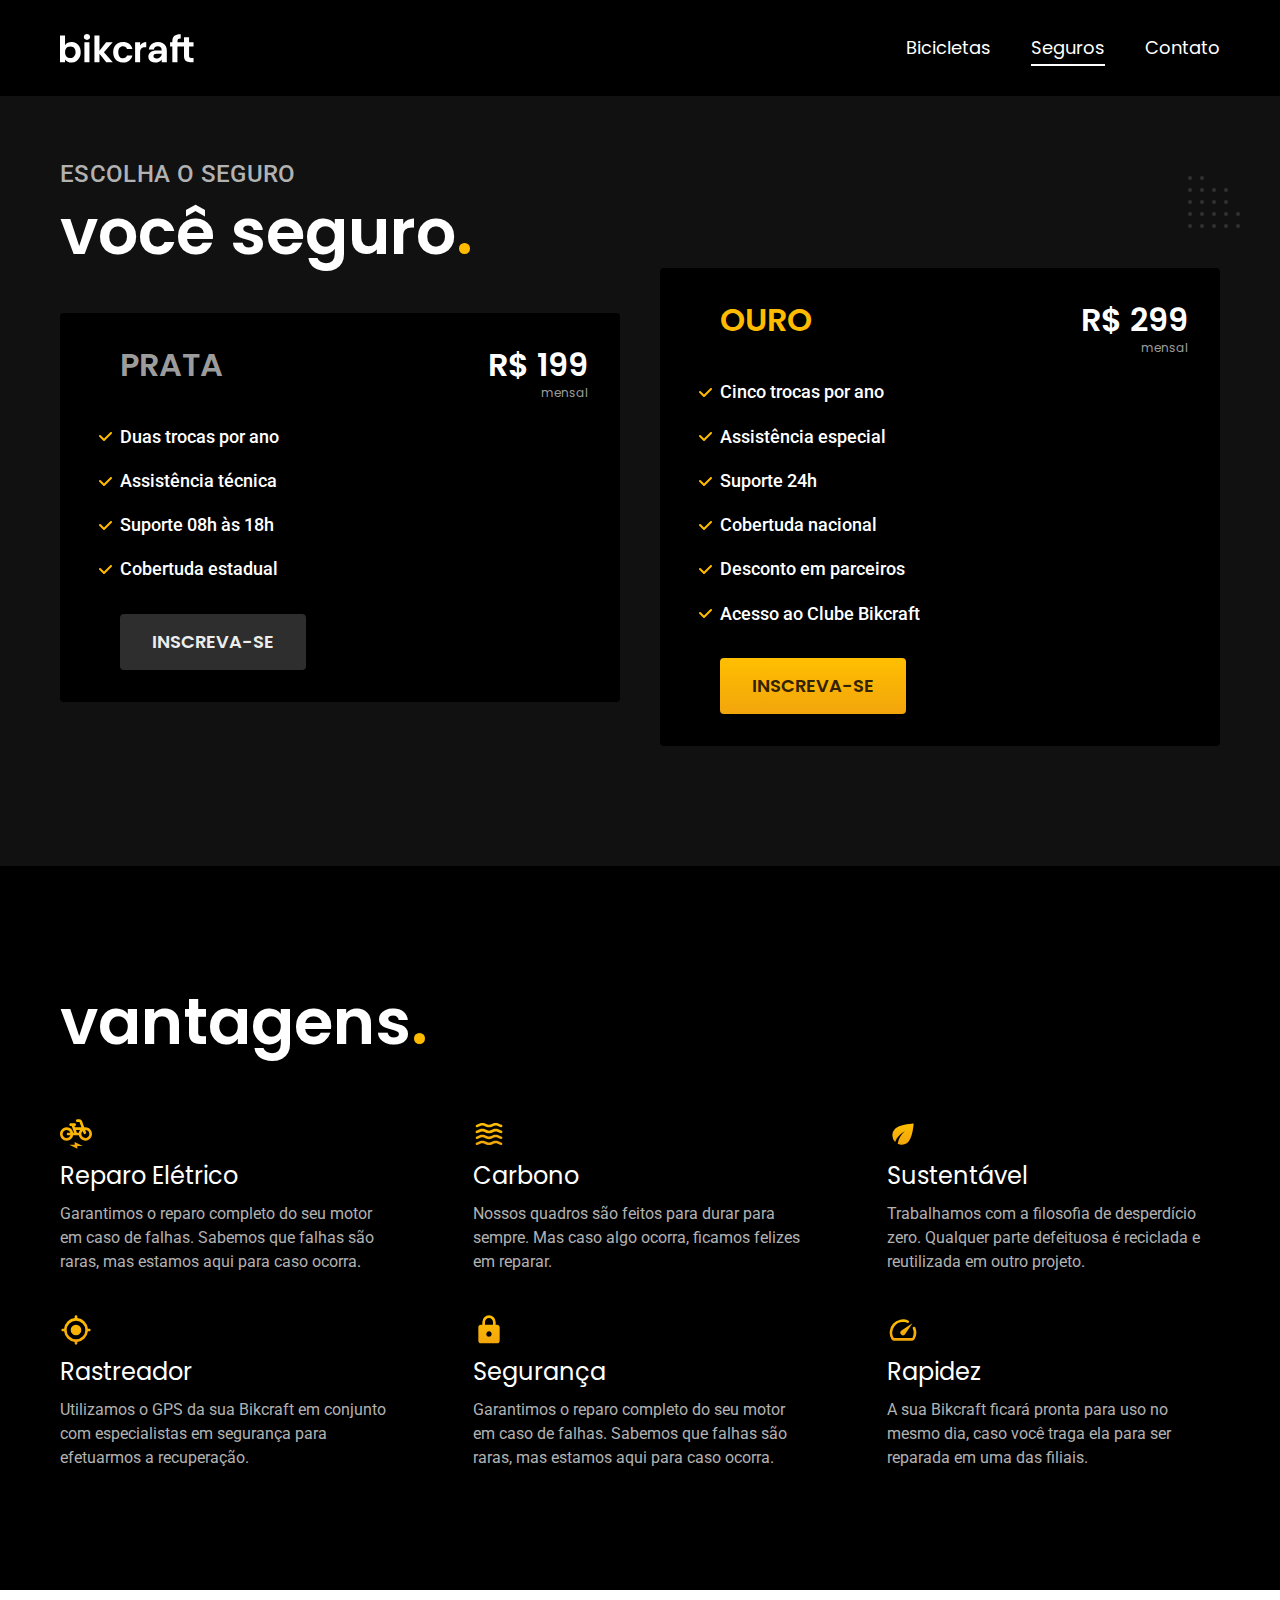
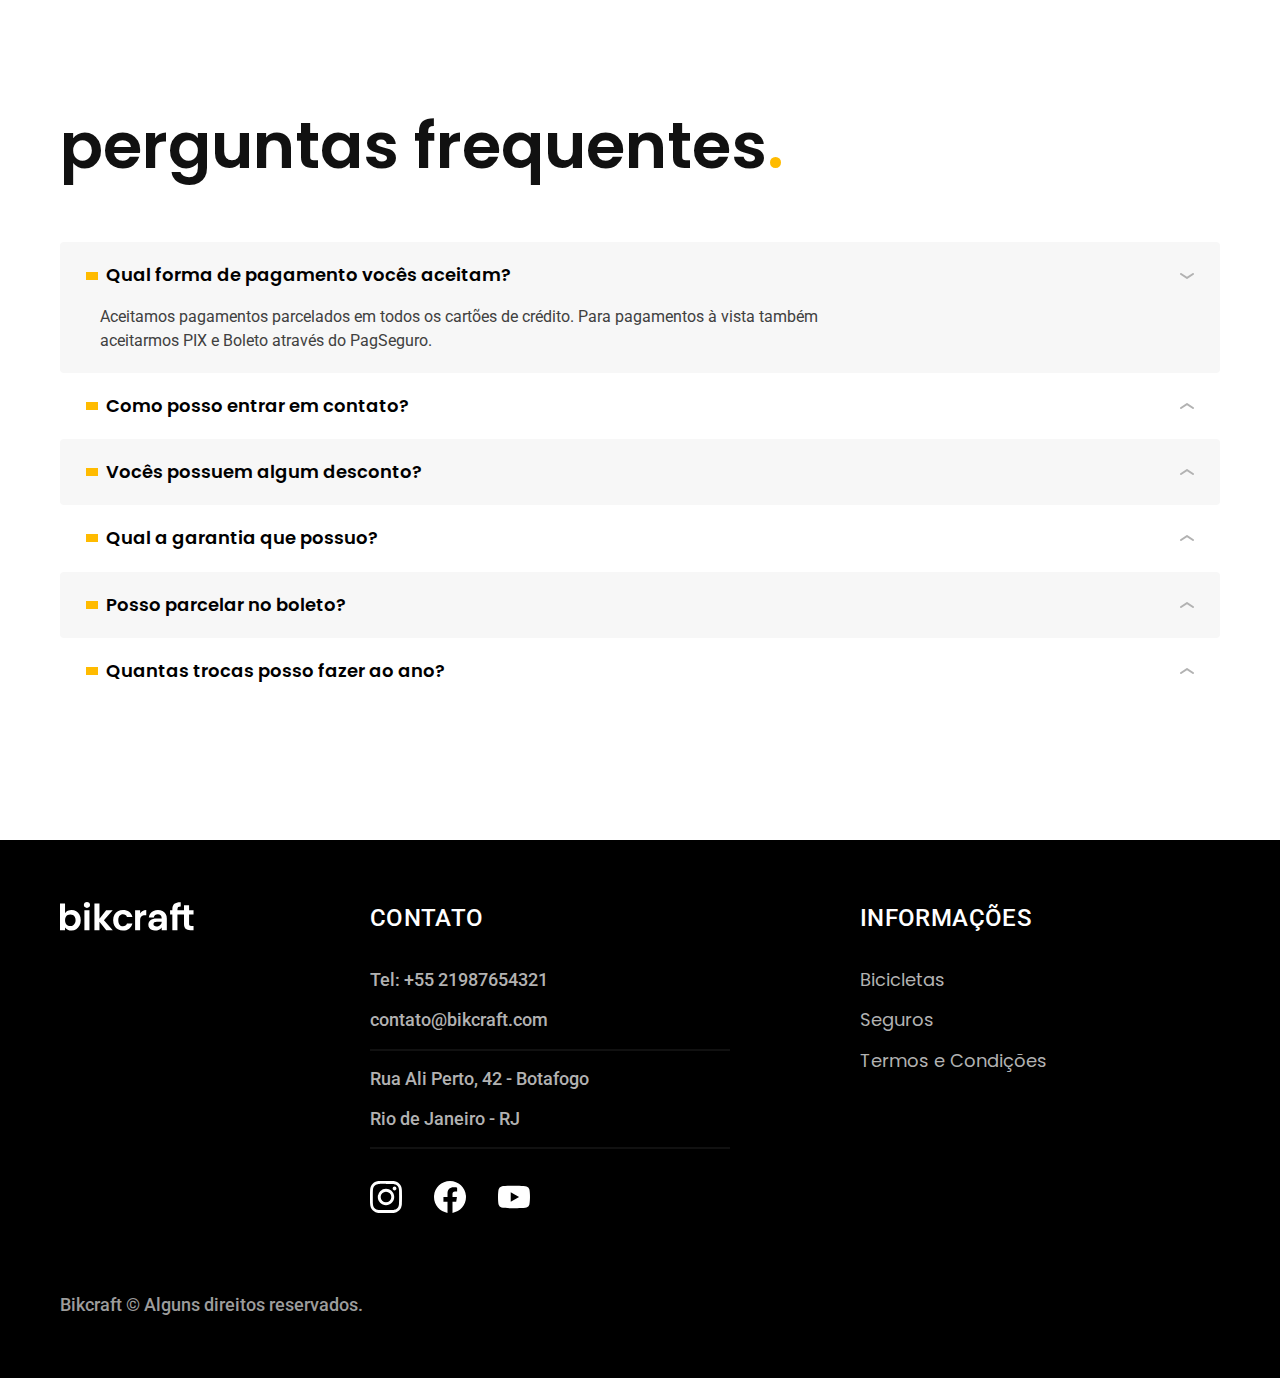
<file: seguros.html>
<!DOCTYPE html>
<html>

<head>
  <meta charset="utf-8">
  <meta name="viewport" content="width=device-width, initial-scale=1.0">
  <title>Seguros | Bikcraft</title>
  <meta name="description" content="Termos e Condições.">
  <link rel="icon" href="./favicon.svg" type="image/svg+xml">
  <link rel="preload" href="./css/style.min.css" as="style">
  <link rel="stylesheet" href="./css/style.min.css">
  <link rel="preconnect" href="https://fonts.googleapis.com">
  <link rel="preconnect" href="https://fonts.gstatic.com" crossorigin>
  <link href="https://fonts.googleapis.com/css2?family=Poppins:wght@400;600&family=Roboto:wght@400;500&family=Merriweather:ital,wght@1,900&display=swap" rel="stylesheet">
  <script>document.documentElement.className += " js"</script>
</head>

<body id="seguros">
  <header class="header-bg">
    <div class="header container">
      <a href="./"><img src="./img/bikcraft.svg" alt="Bikcraft">
      </a>
      <nav aria-label="primaria">
        <ul class="header-menu font-1-m cor-0">
          <li><a href="./bicicletas.html">Bicicletas</a></li>
          <li><a href="./seguros.html">Seguros</a></li>
          <li><a href="./contato.html">Contato</a></li>
        </ul>
      </nav>
    </div>
  </header>

  <main class="seguros-bg">
    <div class="titulo-bg">
      <div class="titulo container fadeInDown" data-anime="200">
        <p class="font-2-l-b cor-5">Escolha o seguro</p>
        <h1 class="font-1-xxl cor-0">você seguro<span class="cor-p1">.</span></h1>
      </div>

      <div class="seguros container">
        <div class="seguros-item fadeInDown" data-anime="400">
          <h3 class="font-1-xl cor-6">PRATA</h3>
          <span class="font-1-xl cor-0">R$ 199 <span class="font-1-xs cor-6">mensal</span></span>
          <ul class="font-2-m cor-0">
            <li>Duas trocas por ano</li>
            <li>Assistência técnica</li>
            <li>Suporte 08h às 18h</li>
            <li>Cobertuda estadual</li>
          </ul>
          <a href="./orcamento.html?tipo=seguro&produto=prata" class="botao secundario">Inscreva-se</a>
        </div>
        <div class="seguros-item fadeInDown" data-anime="600">
          <h3 class="font-1-xl cor-p1">OURO</h3>
          <span class="font-1-xl cor-0">R$ 299 <span class="font-1-xs cor-6">mensal</span></span>
          <ul class="font-2-m cor-0">
            <li>Cinco trocas por ano</li>
            <li>Assistência especial</li>
            <li>Suporte 24h</li>
            <li>Cobertuda nacional</li>
            <li>Desconto em parceiros</li>
            <li>Acesso ao Clube Bikcraft</li>
          </ul>
          <a href="./orcamento.html?tipo=seguro&produto=ouro" class="botao">Inscreva-se</a>
        </div>
      </div>
    </div>
  </main>

  <article class="vantagens-bg">
    <div class="vantagens container">
      <h2 class="font-1-xxl cor-0">vantagens<span class="cor-p1">.</span></h2>

      <ul>
        <li>
          <img src="./img/icones/eletrica.svg" alt="">
          <h3 class="font-1-l cor-0">Reparo Elétrico</h3>
          <p class="font-2-s cor-5">Garantimos o reparo completo do seu motor em caso de falhas. Sabemos que falhas são raras, mas estamos aqui para caso ocorra.</p>
        </li>
        <li>
          <img src="./img/icones/carbono.svg" alt="">
          <h3 class="font-1-l cor-0">Carbono</h3>
          <p class="font-2-s cor-5">Nossos quadros são feitos para durar para sempre. Mas caso algo ocorra, ficamos felizes em reparar.</p>
        </li>
        <li>
          <img src="./img/icones/sustentavel.svg" alt="">
          <h3 class="font-1-l cor-0">Sustentável</h3>
          <p class="font-2-s cor-5">Trabalhamos com a filosofia de desperdício zero. Qualquer parte defeituosa é reciclada e reutilizada em outro projeto.</p>
        </li>
        <li>
          <img src="./img/icones/rastreador.svg" alt="">
          <h3 class="font-1-l cor-0">Rastreador</h3>
          <p class="font-2-s cor-5">Utilizamos o GPS da sua Bikcraft em conjunto com especialistas em segurança para efetuarmos a recuperação.</p>
        </li>
        <li>
          <img src="./img/icones/seguro.svg" alt="">
          <h3 class="font-1-l cor-0">Segurança</h3>
          <p class="font-2-s cor-5">Garantimos o reparo completo do seu motor em caso de falhas. Sabemos que falhas são raras, mas estamos aqui para caso ocorra.</p>
        </li>
        <li>
          <img src="./img/icones/velocidade.svg" alt="">
          <h3 class="font-1-l cor-0">Rapidez</h3>
          <p class="font-2-s cor-5">A sua Bikcraft ficará pronta para uso no mesmo dia, caso você traga ela para ser reparada em uma das filiais.</p>
        </li>
      </ul>
    </div>
  </article>

  <article class="perguntas container">
    <h2 class="font-1-xxl">perguntas frequentes<span class="cor-p1">.</span></h2>

    <dl>
      <div>
        <dt><button class="font-1-m-b" aria-controls="pergunta1" aria-expanded="true">Qual forma de pagamento vocês aceitam?</button></dt>
        <dd class="font-2-s cor-9 ativo" id="pergunta1">Aceitamos pagamentos parcelados em todos os cartões de crédito. Para pagamentos à vista também aceitarmos PIX e Boleto através do PagSeguro.</dd>
      </div>
      <div>
        <dt><button class="font-1-m-b" aria-controls="pergunta2" aria-expanded="false">Como posso entrar em contato?</button></dt>
        <dd class="font-2-s cor-9" id="pergunta2">Aceitamos pagamentos parcelados em todos os cartões de crédito. Para pagamentos à vista também aceitarmos PIX e Boleto através do PagSeguro.</dd>
      </div>
      <div>
        <dt><button class="font-1-m-b" aria-controls="pergunta3" aria-expanded="false">Vocês possuem algum desconto?</button></dt>
        <dd class="font-2-s cor-9" id="pergunta3">Aceitamos pagamentos parcelados em todos os cartões de crédito. Para pagamentos à vista também aceitarmos PIX e Boleto através do PagSeguro.</dd>
      </div>
      <div>
        <dt><button class="font-1-m-b" aria-controls="pergunta4" aria-expanded="false">Qual a garantia que possuo?</button></dt>
        <dd class="font-2-s cor-9" id="pergunta4">Aceitamos pagamentos parcelados em todos os cartões de crédito. Para pagamentos à vista também aceitarmos PIX e Boleto através do PagSeguro.</dd>
      </div>
      <div>
        <dt><button class="font-1-m-b" aria-controls="pergunta5" aria-expanded="false">Posso parcelar no boleto?</button></dt>
        <dd class="font-2-s cor-9" id="pergunta5">Aceitamos pagamentos parcelados em todos os cartões de crédito. Para pagamentos à vista também aceitarmos PIX e Boleto através do PagSeguro.</dd>
      </div>
      <div>
        <dt><button class="font-1-m-b" aria-controls="pergunta6" aria-expanded="false">Quantas trocas posso fazer ao ano?</button></dt>
        <dd class="font-2-s cor-9" id="pergunta6">Aceitamos pagamentos parcelados em todos os cartões de crédito. Para pagamentos à vista também aceitarmos PIX e Boleto através do PagSeguro.</dd>
      </div>
    </dl>
  </article>

  <footer class="footer-bg">
    <div class="container footer">
      <img src="./img/bikcraft.svg" alt="Bikcraft">
      <div class="footer-contato">
        <h3 class="font-2-l-b cor-0">Contato</h3>
        <ul class="font-2-m cor-5">
          <li><a href="tel:+5521987654321">Tel: +55 21987654321</a></li>
          <li><a href="mailto:contato@bikcraft.com">contato@bikcraft.com</a></li>
          <li>Rua Ali Perto, 42 - Botafogo</li>
          <li>Rio de Janeiro - RJ</li>
        </ul>
        <div class="footer-redes">
          <a href="./"><img src="img/redes/instagram.svg" alt="instagram"></a>
          <a href="./"><img src="img/redes/facebook.svg" alt="facebook"></a>
          <a href="./"><img src="img/redes/youtube.svg" alt="Youtube"></a>
        </div>
      </div>
      <div class="footer-informacoes">
        <h3 class="font-2-l-b cor-0">Informações</h3>
        <nav>
          <ul class="font-1-m cor-5">
            <li><a href="./bicicletas.html">Bicicletas</a></li>
            <li><a href="./seguros.html">Seguros</a></li>
            <li><a href="./termos.html">Termos e Condições</a></li>
          </ul>
        </nav>
      </div>
      <p class="footer-copy font-2-m cor-6">Bikcraft © Alguns direitos reservados.</p>
    </div>


  </footer>
  <script src="js/plugins/simple-anime.js"></script>
  <script src="./js/script.js"></script>

</body>

</html>
</file>
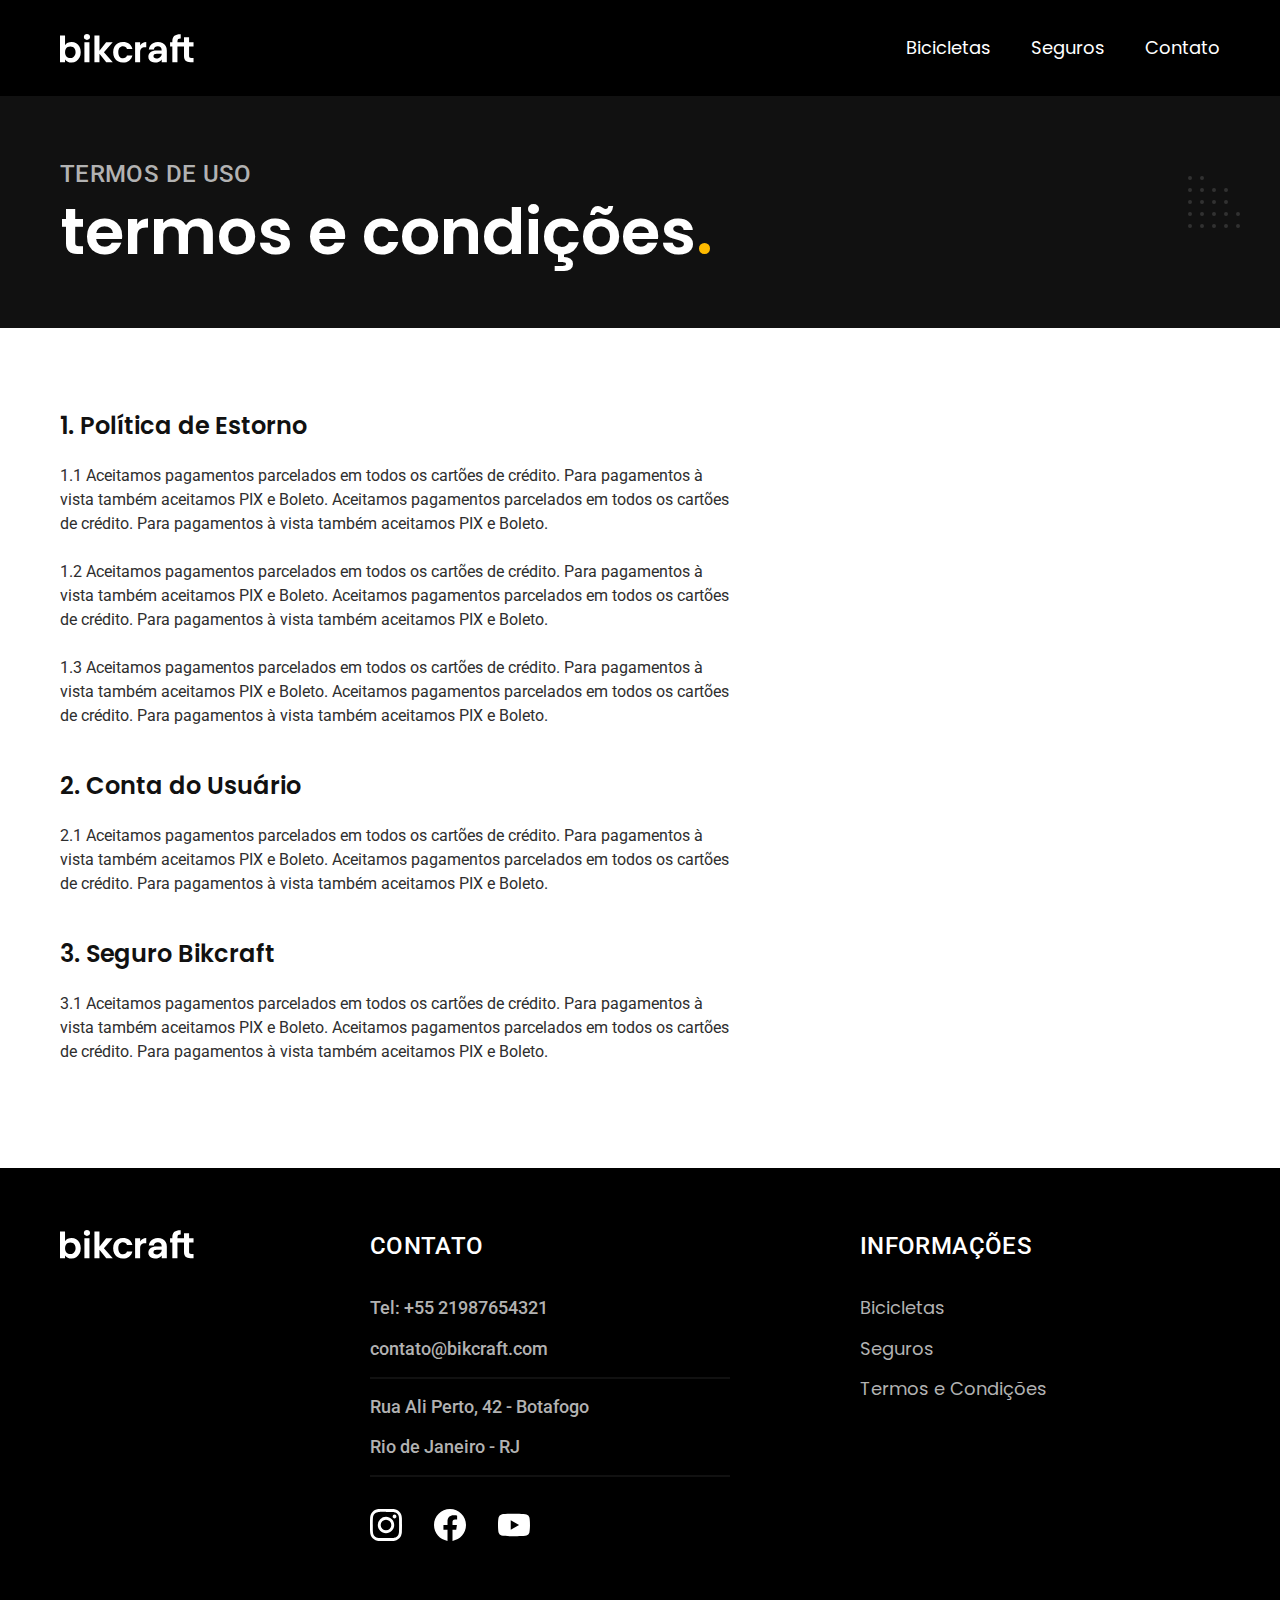
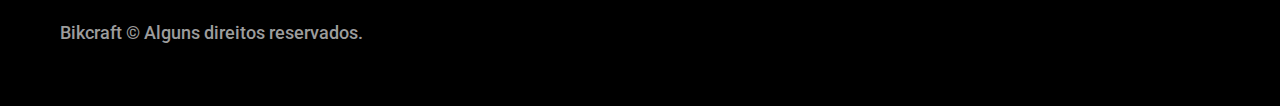
<file: termos.html>
<!DOCTYPE html>
<html>

<head>
  <meta charset="utf-8">
  <meta name="viewport" content="width=device-width, initial-scale=1.0">
  <title>Termos e Condições | Bikcraft</title>
  <meta name="description" content="Termos e Condições.">
  <link rel="icon" href="./favicon.svg" type="image/svg+xml">
  <link rel="preload" href="./css/style.min.css" as="style">
  <link rel="stylesheet" href="./css/style.min.css">
  <link rel="preconnect" href="https://fonts.googleapis.com">
  <link rel="preconnect" href="https://fonts.gstatic.com" crossorigin>
  <link href="https://fonts.googleapis.com/css2?family=Poppins:wght@400;600&family=Roboto:wght@400;500&family=Merriweather:ital,wght@1,900&display=swap" rel="stylesheet">
  <script>document.documentElement.className += " js"</script>
</head>

<body id="termos">
  <header class="header-bg">
    <div class="header container">
      <a href="./"><img src="./img/bikcraft.svg" alt="Bikcraft">
      </a>
      <nav aria-label="primaria">
        <ul class="header-menu font-1-m cor-0">
          <li><a href="./bicicletas.html">Bicicletas</a></li>
          <li><a href="./seguros.html">Seguros</a></li>
          <li><a href="./contato.html">Contato</a></li>
        </ul>
      </nav>
    </div>
  </header>

  <main>
    <div class="titulo-bg">
      <div class="titulo container">
        <p class="font-2-l-b cor-5">Termos de uso</p>
        <h1 class="font-1-xxl cor-0">termos e condições<span class="cor-p1">.</span></h1>
      </div>
    </div>

    <div class="termos font-2-s cor-10 container">
      <h2 class="font-1-l cor-11">1. Política de Estorno</h2>
      <p>1.1 Aceitamos pagamentos parcelados em todos os cartões de crédito. Para pagamentos à vista também aceitamos PIX e Boleto. Aceitamos pagamentos parcelados em todos os cartões de crédito. Para pagamentos à vista também aceitamos PIX e Boleto.</p>
      <p>1.2 Aceitamos pagamentos parcelados em todos os cartões de crédito. Para pagamentos à vista também aceitamos PIX e Boleto. Aceitamos pagamentos parcelados em todos os cartões de crédito. Para pagamentos à vista também aceitamos PIX e Boleto.</p>
      <p>1.3 Aceitamos pagamentos parcelados em todos os cartões de crédito. Para pagamentos à vista também aceitamos PIX e Boleto. Aceitamos pagamentos parcelados em todos os cartões de crédito. Para pagamentos à vista também aceitamos PIX e Boleto.</p>
      <h2 class="font-1-l cor-11">2. Conta do Usuário</h2>
      <p>2.1 Aceitamos pagamentos parcelados em todos os cartões de crédito. Para pagamentos à vista também aceitamos PIX e Boleto. Aceitamos pagamentos parcelados em todos os cartões de crédito. Para pagamentos à vista também aceitamos PIX e Boleto.</p>
      <h2 class="font-1-l cor-11">3. Seguro Bikcraft</h2>
      <p>3.1 Aceitamos pagamentos parcelados em todos os cartões de crédito. Para pagamentos à vista também aceitamos PIX e Boleto. Aceitamos pagamentos parcelados em todos os cartões de crédito. Para pagamentos à vista também aceitamos PIX e Boleto.</p>
    </div>
  </main>

  <footer class="footer-bg">
    <div class="container footer">
      <img src="./img/bikcraft.svg" alt="Bikcraft">
      <div class="footer-contato">
        <h3 class="font-2-l-b cor-0">Contato</h3>
        <ul class="font-2-m cor-5">
          <li><a href="tel:+5521987654321">Tel: +55 21987654321</a></li>
          <li><a href="mailto:contato@bikcraft.com">contato@bikcraft.com</a></li>
          <li>Rua Ali Perto, 42 - Botafogo</li>
          <li>Rio de Janeiro - RJ</li>
        </ul>
        <div class="footer-redes">
          <a href="./"><img src="img/redes/instagram.svg" alt="instagram"></a>
          <a href="./"><img src="img/redes/facebook.svg" alt="facebook"></a>
          <a href="./"><img src="img/redes/youtube.svg" alt="Youtube"></a>
        </div>
      </div>
      <div class="footer-informacoes">
        <h3 class="font-2-l-b cor-0">Informações</h3>
        <nav>
          <ul class="font-1-m cor-5">
            <li><a href="./bicicletas.html">Bicicletas</a></li>
            <li><a href="./seguros.html">Seguros</a></li>
            <li><a href="./termos.html">Termos e Condições</a></li>
          </ul>
        </nav>
      </div>
      <p class="footer-copy font-2-m cor-6">Bikcraft © Alguns direitos reservados.</p>
    </div>


  </footer>
  <script src="./js/script.js"></script>

</body>

</html>
</file>
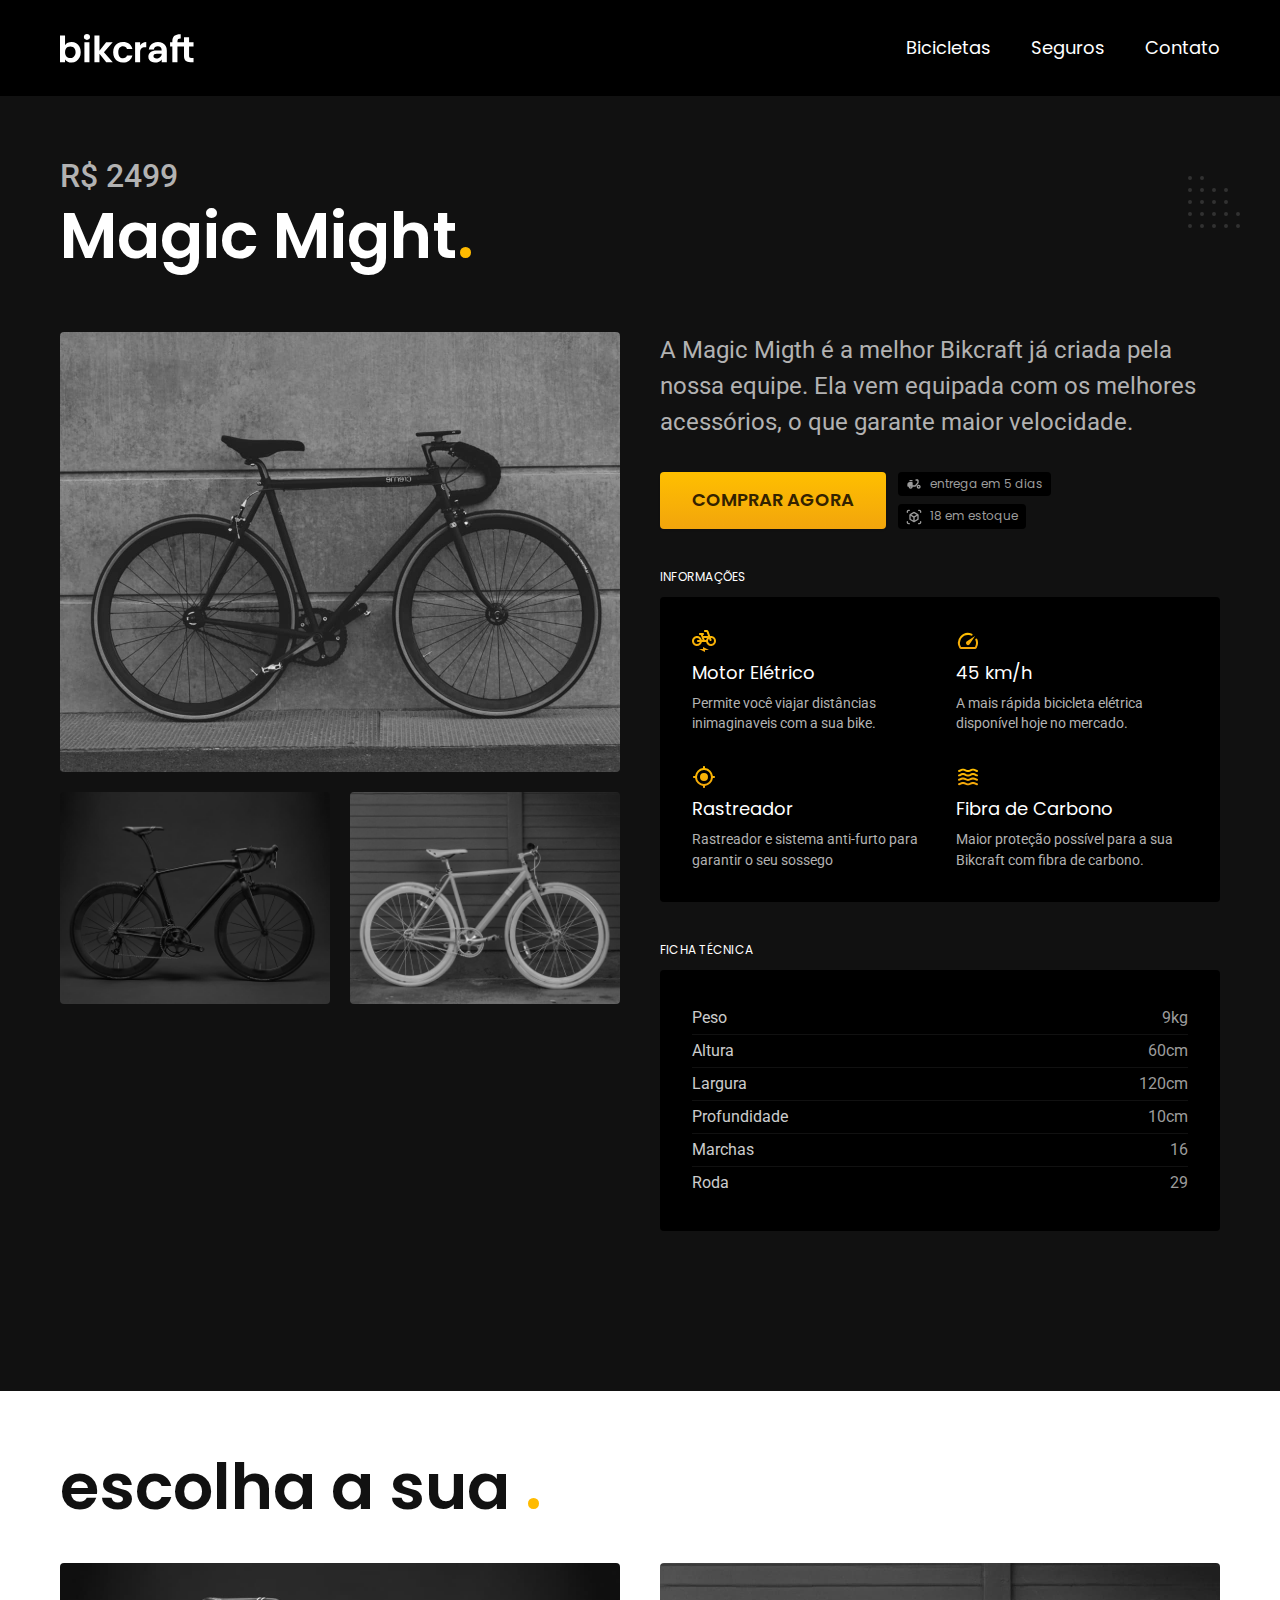
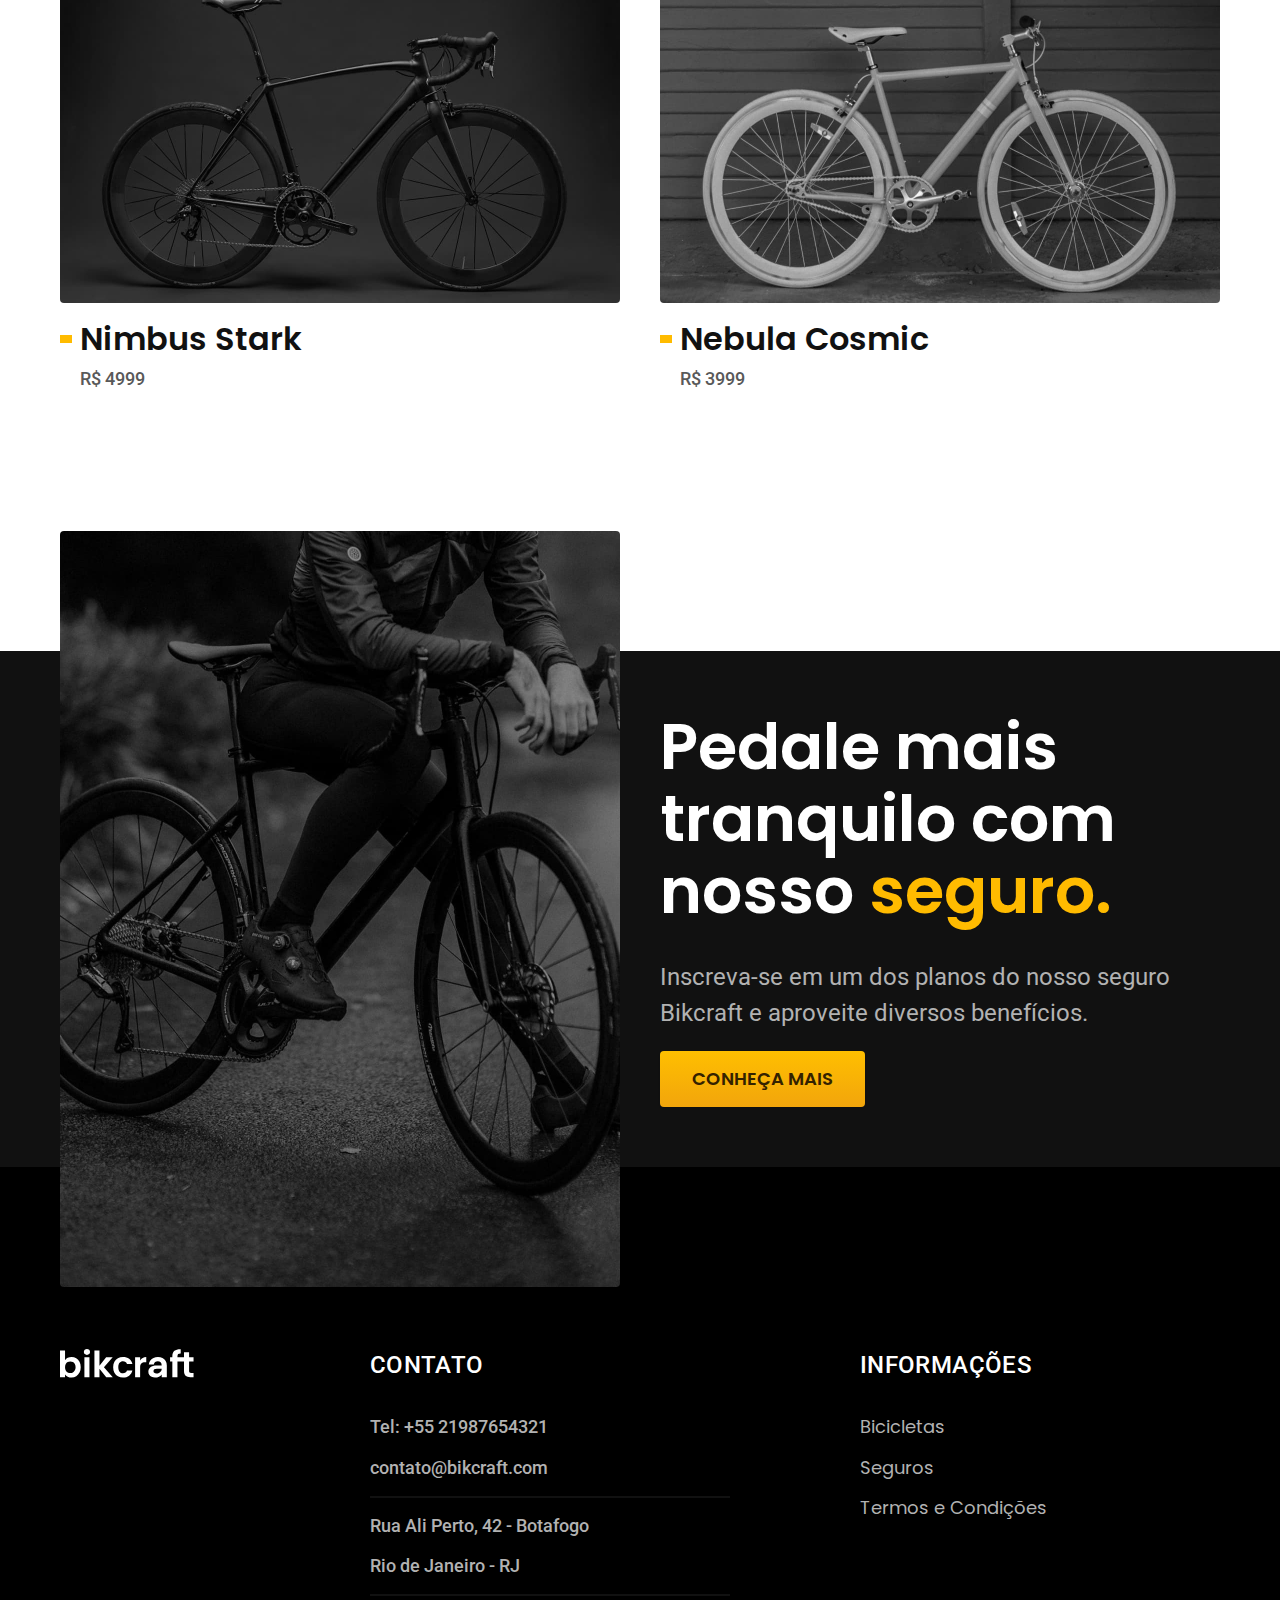
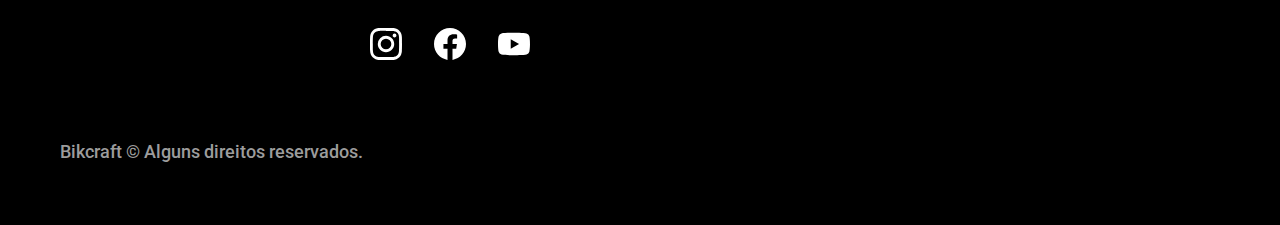
<file: bicicletas/magic.html>
<!DOCTYPE html>
<html>

<head>
  <meta charset="utf-8">
  <meta name="viewport" content="width=device-width, initial-scale=1.0">
  <title>Magic | Bikcraft</title>
  <meta name="description" content="Termos e Condições.">
  <link rel="icon" href="../favicon.svg" type="image/svg+xml">
  <link rel="preload" href="../css/style.min.css" as="style">
  <link rel="stylesheet" href="../css/style.min.css">
  <link rel="preconnect" href="https://fonts.googleapis.com">
  <link rel="preconnect" href="https://fonts.gstatic.com" crossorigin>
  <link href="https://fonts.googleapis.com/css2?family=Poppins:wght@400;600&family=Roboto:wght@400;500&family=Merriweather:ital,wght@1,900&display=swap" rel="stylesheet">
  <script>document.documentElement.className += " js"</script>
</head>

<body id="bicicleta">
  <header class="header-bg">
    <div class="header container">
      <a href="../"><img src="../img/bikcraft.svg" alt="Bikcraft">
      </a>
      <nav aria-label="primaria">
        <ul class="header-menu font-1-m cor-0">
          <li><a href="../bicicletas.html">Bicicletas</a></li>
          <li><a href="../seguros.html">Seguros</a></li>
          <li><a href="../contato.html">Contato</a></li>
        </ul>
      </nav>
    </div>
  </header>

  <main class="titulo-bg">
    <div>
      <div class="titulo container">
        <p class="font-2-xl cor-5">R$ 2499</p>
        <h1 class="font-1-xxl cor-0">Magic Might<span class="cor-p1">.</span></h1>
      </div>
    </div>

    <div class="bicicleta container">
      <div class="bicicleta-imagens">
        <img src="../img/bicicleta/nimbus2.jpg" alt="">
        <img src="../img/bicicleta/nimbus1.jpg" alt="">
        <img src="../img/bicicleta/nimbus3.jpg" alt="">
      </div>

      <div class="bicicleta-conteudo">
        <p class="font-2-l cor-5">A Magic Migth é a melhor Bikcraft já criada pela nossa equipe. Ela vem equipada com os melhores acessórios, o que garante maior velocidade.</p>
        <div class="bicicleta-comprar">
          <a class="botao" href="../orcamento.html?tipo=bikcraft&produto=magic">Comprar Agora</a>
          <span class="font-1-xs cor-6"><img src="../img/icones/entrega.svg" alt="">entrega em 5 dias</span>
          <span class="font-1-xs cor-6"><img src="../img/icones/estoque.svg" alt="">18 em estoque</span>
        </div>

        <h2 class="font-1-xs cor-0">Informações</h2>
        <ul class="bicicleta-informacoes">
          <li>
            <img src="../img/icones/eletrica.svg" alt="">
            <h3 class="font-1-m cor-0">Motor Elétrico</h3>
            <p class="font-2-xs cor-5">Permite você viajar distâncias inimaginaveis com a sua bike.</p>
          </li>
          <li>
            <img src="../img/icones/velocidade.svg" alt="">
            <h3 class="font-1-m cor-0">45 km/h</h3>
            <p class="font-2-xs cor-5">A mais rápida bicicleta elétrica disponível hoje no mercado.</p>
          </li>
          <li>
            <img src="../img/icones/rastreador.svg" alt="">
            <h3 class="font-1-m cor-0">Rastreador</h3>
            <p class="font-2-xs cor-5">Rastreador e sistema anti-furto para garantir o seu sossego</p>
          </li>
          <li>
            <img src="../img/icones/carbono.svg" alt="">
            <h3 class="font-1-m cor-0">Fibra de Carbono</h3>
            <p class="font-2-xs cor-5">Maior proteção possível para a sua Bikcraft com fibra de carbono.</p>
          </li>
        </ul>
        <h2 class="font-1-xs cor-0">Ficha técnica</h2>
        <ul class="bicicleta-ficha font-2-s cor-4">
          <li>Peso <span>9kg</span></li>
          <li>Altura <span>60cm</span></li>
          <li>Largura <span>120cm</span></li>
          <li>Profundidade <span>10cm</span></li>
          <li>Marchas <span>16</span></li>
          <li>Roda <span>29</span></li>
        </ul>
      </div>
    </div>
  </main>

  <article class="bicicletas-lista container">
    <h2 class="font-1-xxl">escolha a sua <span class="cor-p1">.</span></h2>

    <ul>
      <li>
        <a href="./nimbus.html">
          <img src="../img/bicicletas/nimbus.jpg" alt="Bicicleta preta">
          <h3 class="font-1-xl">Nimbus Stark</h3>
          <span class="font-2-m cor-8">R$ 4999</span>
        </a>
      </li>
      <li>
        <a href="./nebula.html">
          <img src="../img/bicicletas/nebula.jpg" alt="Bicicleta preta">
          <h3 class="font-1-xl">Nebula Cosmic</h3>
          <span class="font-2-m cor-8">R$ 3999</span>
        </a>
      </li>
    </ul>
  </article>

  <article class="seguro-bg">
    <div class="seguro container">
      <div class="seguro-imagem">
        <img src="../img/fotos/seguros.jpg" alt="Pessoa parada em cima de uma bicicleta">
      </div>
      <div class="seguro-conteudo">
        <h2 class="font-1-xxl cor-0">Pedale mais tranquilo com nosso <span class="cor-p1">seguro.</span> </h2>
        <p class="font-2-l cor-5">Inscreva-se em um dos planos do nosso seguro Bikcraft e aproveite diversos benefícios.</p>
        <a class="botao" href="../seguros.html">Conheça Mais</a>
      </div>
    </div>
  </article>

  <footer class="footer-bg">
    <div class="container footer">
      <img src="../img/bikcraft.svg" alt="Bikcraft">
      <div class="footer-contato">
        <h3 class="font-2-l-b cor-0">Contato</h3>
        <ul class="font-2-m cor-5">
          <li><a href="tel:+5521987654321">Tel: +55 21987654321</a></li>
          <li><a href="mailto:contato@bikcraft.com">contato@bikcraft.com</a></li>
          <li>Rua Ali Perto, 42 - Botafogo</li>
          <li>Rio de Janeiro - RJ</li>
        </ul>
        <div class="footer-redes">
          <a href="../"><img src="../img/redes/instagram.svg" alt="instagram"></a>
          <a href="../"><img src="../img/redes/facebook.svg" alt="facebook"></a>
          <a href="../"><img src="../img/redes/youtube.svg" alt="Youtube"></a>
        </div>
      </div>
      <div class="footer-informacoes">
        <h3 class="font-2-l-b cor-0">Informações</h3>
        <nav>
          <ul class="font-1-m cor-5">
            <li><a href="../bicicletas.html">Bicicletas</a></li>
            <li><a href="../seguros.html">Seguros</a></li>
            <li><a href="../termos.html">Termos e Condições</a></li>
          </ul>
        </nav>
      </div>
      <p class="footer-copy font-2-m cor-6">Bikcraft © Alguns direitos reservados.</p>
    </div>


  </footer>
  <script src="../js/script.js"></script>

</body>

</html>
</file>
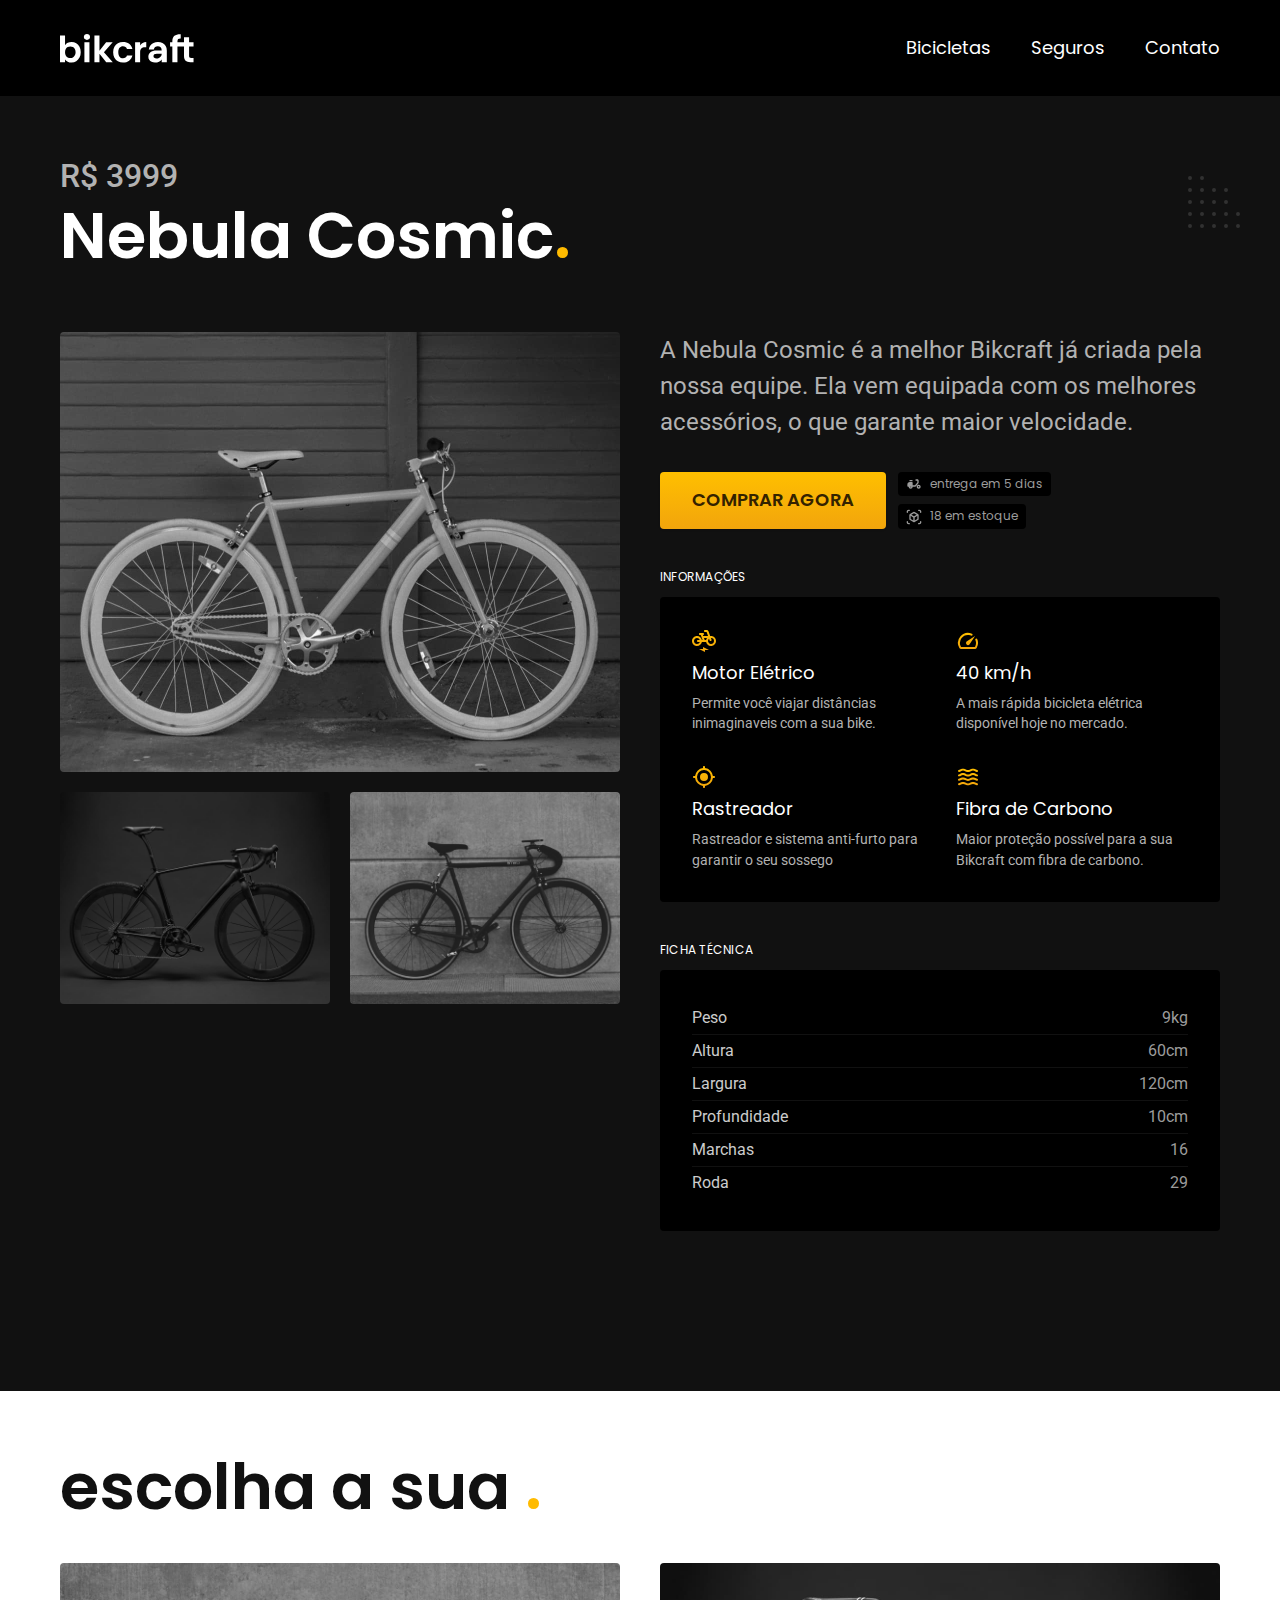
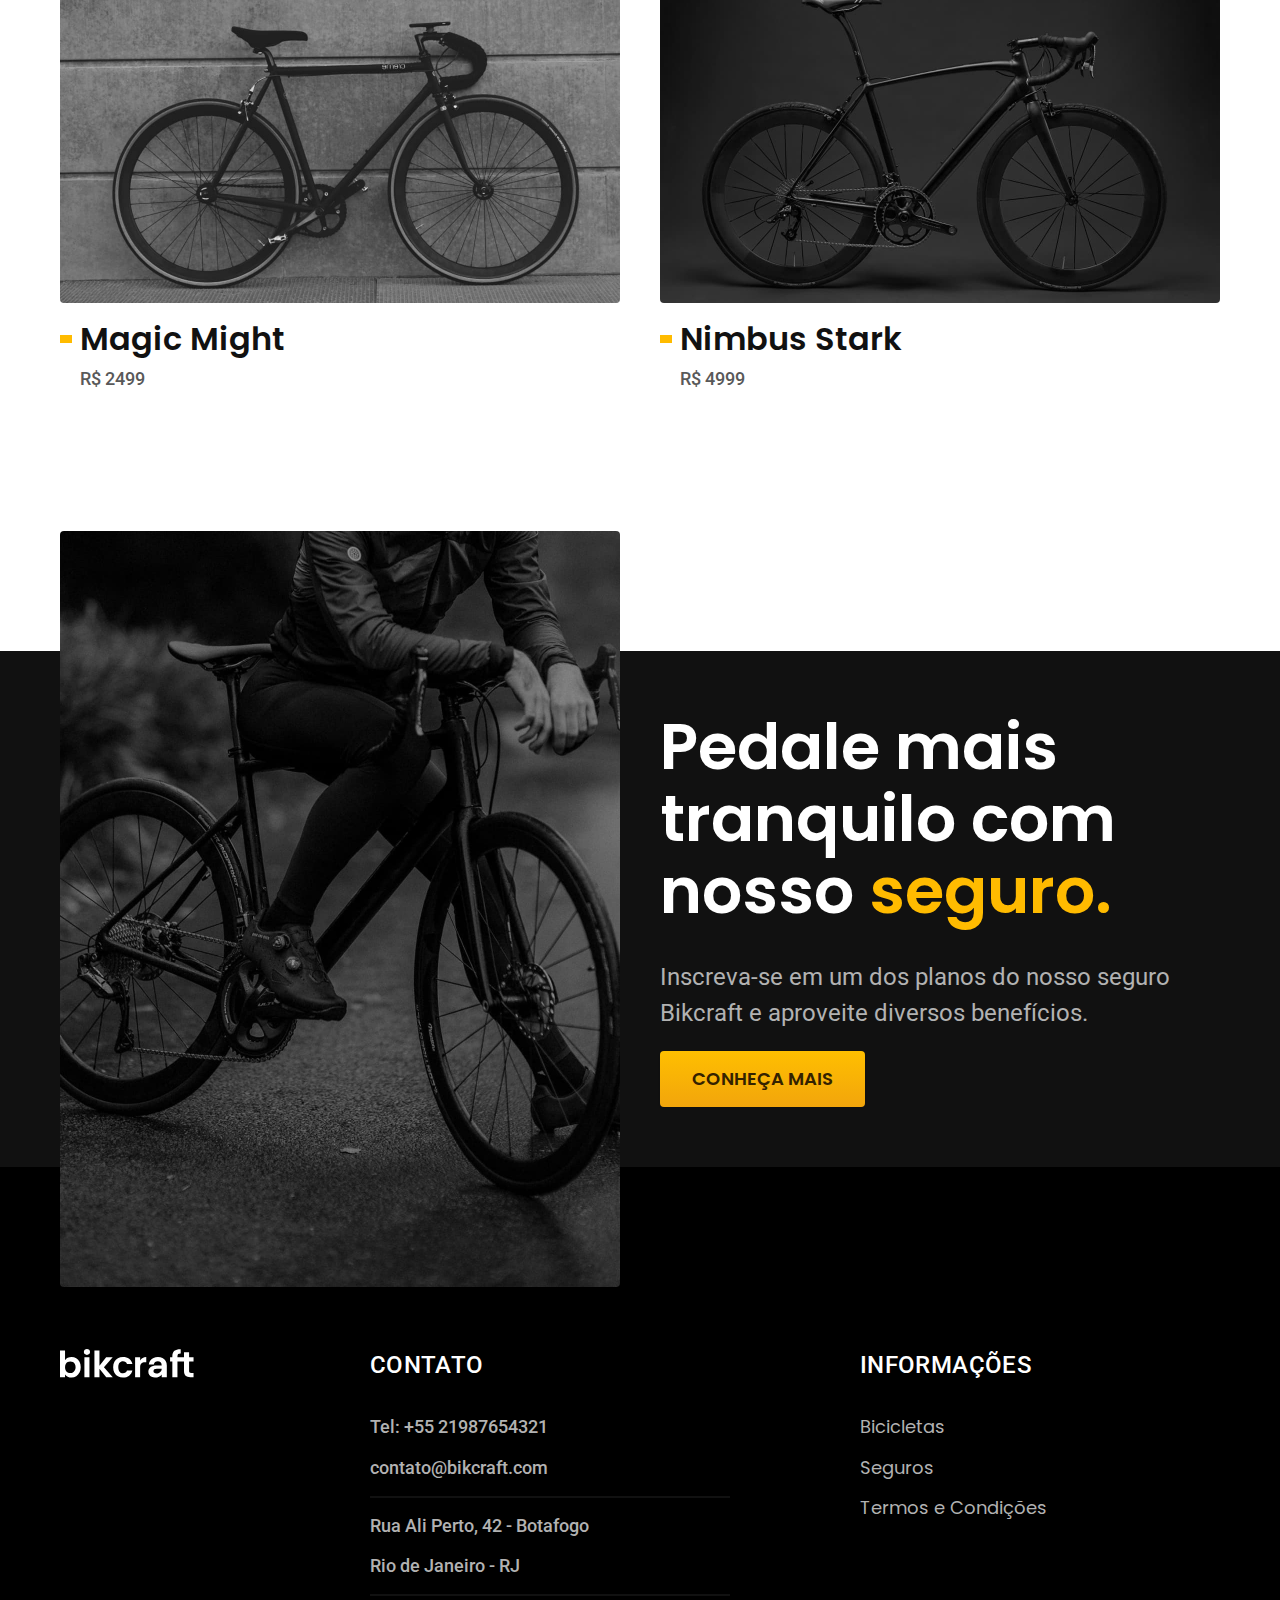
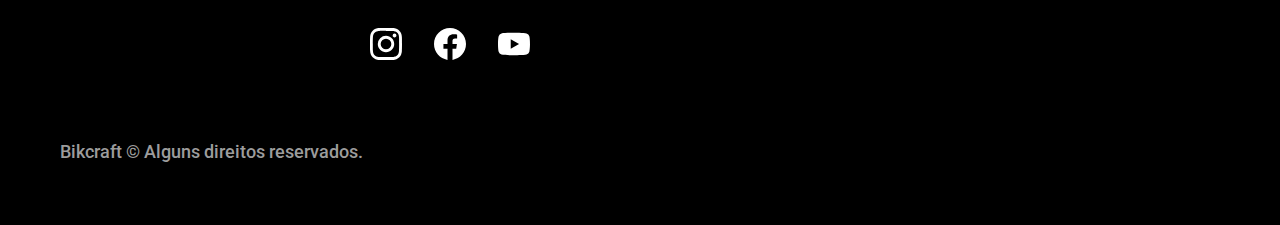
<file: bicicletas/nebula.html>
<!DOCTYPE html>
<html>

<head>
  <meta charset="utf-8">
  <meta name="viewport" content="width=device-width, initial-scale=1.0">
  <title>Nebula | Bikcraft</title>
  <meta name="description" content="Termos e Condições.">
  <link rel="icon" href="../favicon.svg" type="image/svg+xml">
  <link rel="preload" href="../css/style.min.css" as="style">
  <link rel="stylesheet" href="../css/style.min.css">
  <link rel="preconnect" href="https://fonts.googleapis.com">
  <link rel="preconnect" href="https://fonts.gstatic.com" crossorigin>
  <link href="https://fonts.googleapis.com/css2?family=Poppins:wght@400;600&family=Roboto:wght@400;500&family=Merriweather:ital,wght@1,900&display=swap" rel="stylesheet">
  <script>document.documentElement.className += " js"</script>
</head>

<body id="bicicleta">
  <header class="header-bg">
    <div class="header container">
      <a href="../"><img src="../img/bikcraft.svg" alt="Bikcraft">
      </a>
      <nav aria-label="primaria">
        <ul class="header-menu font-1-m cor-0">
          <li><a href="../bicicletas.html">Bicicletas</a></li>
          <li><a href="../seguros.html">Seguros</a></li>
          <li><a href="../contato.html">Contato</a></li>
        </ul>
      </nav>
    </div>
  </header>

  <main class="titulo-bg">
    <div>
      <div class="titulo container">
        <p class="font-2-xl cor-5">R$ 3999</p>
        <h1 class="font-1-xxl cor-0">Nebula Cosmic<span class="cor-p1">.</span></h1>
      </div>
    </div>

    <div class="bicicleta container">
      <div class="bicicleta-imagens">
        <img src="../img/bicicleta/nimbus3.jpg" alt="">
        <img src="../img/bicicleta/nimbus1.jpg" alt="">
        <img src="../img/bicicleta/nimbus2.jpg" alt="">
      </div>

      <div class="bicicleta-conteudo">
        <p class="font-2-l cor-5">A Nebula Cosmic é a melhor Bikcraft já criada pela nossa equipe. Ela vem equipada com os melhores acessórios, o que garante maior velocidade.</p>
        <div class="bicicleta-comprar">
          <a class="botao" href="../orcamento.html?tipo=bikcraft&produto=nebula">Comprar Agora</a>
          <span class="font-1-xs cor-6"><img src="../img/icones/entrega.svg" alt="">entrega em 5 dias</span>
          <span class="font-1-xs cor-6"><img src="../img/icones/estoque.svg" alt="">18 em estoque</span>
        </div>

        <h2 class="font-1-xs cor-0">Informações</h2>
        <ul class="bicicleta-informacoes">
          <li>
            <img src="../img/icones/eletrica.svg" alt="">
            <h3 class="font-1-m cor-0">Motor Elétrico</h3>
            <p class="font-2-xs cor-5">Permite você viajar distâncias inimaginaveis com a sua bike.</p>
          </li>
          <li>
            <img src="../img/icones/velocidade.svg" alt="">
            <h3 class="font-1-m cor-0">40 km/h</h3>
            <p class="font-2-xs cor-5">A mais rápida bicicleta elétrica disponível hoje no mercado.</p>
          </li>
          <li>
            <img src="../img/icones/rastreador.svg" alt="">
            <h3 class="font-1-m cor-0">Rastreador</h3>
            <p class="font-2-xs cor-5">Rastreador e sistema anti-furto para garantir o seu sossego</p>
          </li>
          <li>
            <img src="../img/icones/carbono.svg" alt="">
            <h3 class="font-1-m cor-0">Fibra de Carbono</h3>
            <p class="font-2-xs cor-5">Maior proteção possível para a sua Bikcraft com fibra de carbono.</p>
          </li>
        </ul>
        <h2 class="font-1-xs cor-0">Ficha técnica</h2>
        <ul class="bicicleta-ficha font-2-s cor-4">
          <li>Peso <span>9kg</span></li>
          <li>Altura <span>60cm</span></li>
          <li>Largura <span>120cm</span></li>
          <li>Profundidade <span>10cm</span></li>
          <li>Marchas <span>16</span></li>
          <li>Roda <span>29</span></li>
        </ul>
      </div>
    </div>
  </main>

  <article class="bicicletas-lista container">
    <h2 class="font-1-xxl">escolha a sua <span class="cor-p1">.</span></h2>

    <ul>
      <li>
        <a href="./magic.html">
          <img src="../img/bicicletas/magic.jpg" alt="Bicicleta preta">
          <h3 class="font-1-xl">Magic Might</h3>
          <span class="font-2-m cor-8">R$ 2499</span>
        </a>
      </li>
      <li>
        <a href="./nimbus.html">
          <img src="../img/bicicletas/nimbus.jpg" alt="Bicicleta preta">
          <h3 class="font-1-xl">Nimbus Stark</h3>
          <span class="font-2-m cor-8">R$ 4999</span>
        </a>
      </li>
    </ul>
  </article>

  <article class="seguro-bg">
    <div class="seguro container">
      <div class="seguro-imagem">
        <img src="../img/fotos/seguros.jpg" alt="Pessoa parada em cima de uma bicicleta">
      </div>
      <div class="seguro-conteudo">
        <h2 class="font-1-xxl cor-0">Pedale mais tranquilo com nosso <span class="cor-p1">seguro.</span> </h2>
        <p class="font-2-l cor-5">Inscreva-se em um dos planos do nosso seguro Bikcraft e aproveite diversos benefícios.</p>
        <a class="botao" href="../seguros.html">Conheça Mais</a>
      </div>
    </div>
  </article>

  <footer class="footer-bg">
    <div class="container footer">
      <img src="../img/bikcraft.svg" alt="Bikcraft">
      <div class="footer-contato">
        <h3 class="font-2-l-b cor-0">Contato</h3>
        <ul class="font-2-m cor-5">
          <li><a href="tel:+5521987654321">Tel: +55 21987654321</a></li>
          <li><a href="mailto:contato@bikcraft.com">contato@bikcraft.com</a></li>
          <li>Rua Ali Perto, 42 - Botafogo</li>
          <li>Rio de Janeiro - RJ</li>
        </ul>
        <div class="footer-redes">
          <a href="../"><img src="../img/redes/instagram.svg" alt="instagram"></a>
          <a href="../"><img src="../img/redes/facebook.svg" alt="facebook"></a>
          <a href="../"><img src="../img/redes/youtube.svg" alt="Youtube"></a>
        </div>
      </div>
      <div class="footer-informacoes">
        <h3 class="font-2-l-b cor-0">Informações</h3>
        <nav>
          <ul class="font-1-m cor-5">
            <li><a href="../bicicletas.html">Bicicletas</a></li>
            <li><a href="../seguros.html">Seguros</a></li>
            <li><a href="../termos.html">Termos e Condições</a></li>
          </ul>
        </nav>
      </div>
      <p class="footer-copy font-2-m cor-6">Bikcraft © Alguns direitos reservados.</p>
    </div>


  </footer>
  <script src="../js/script.js"></script>

</body>

</html>
</file>
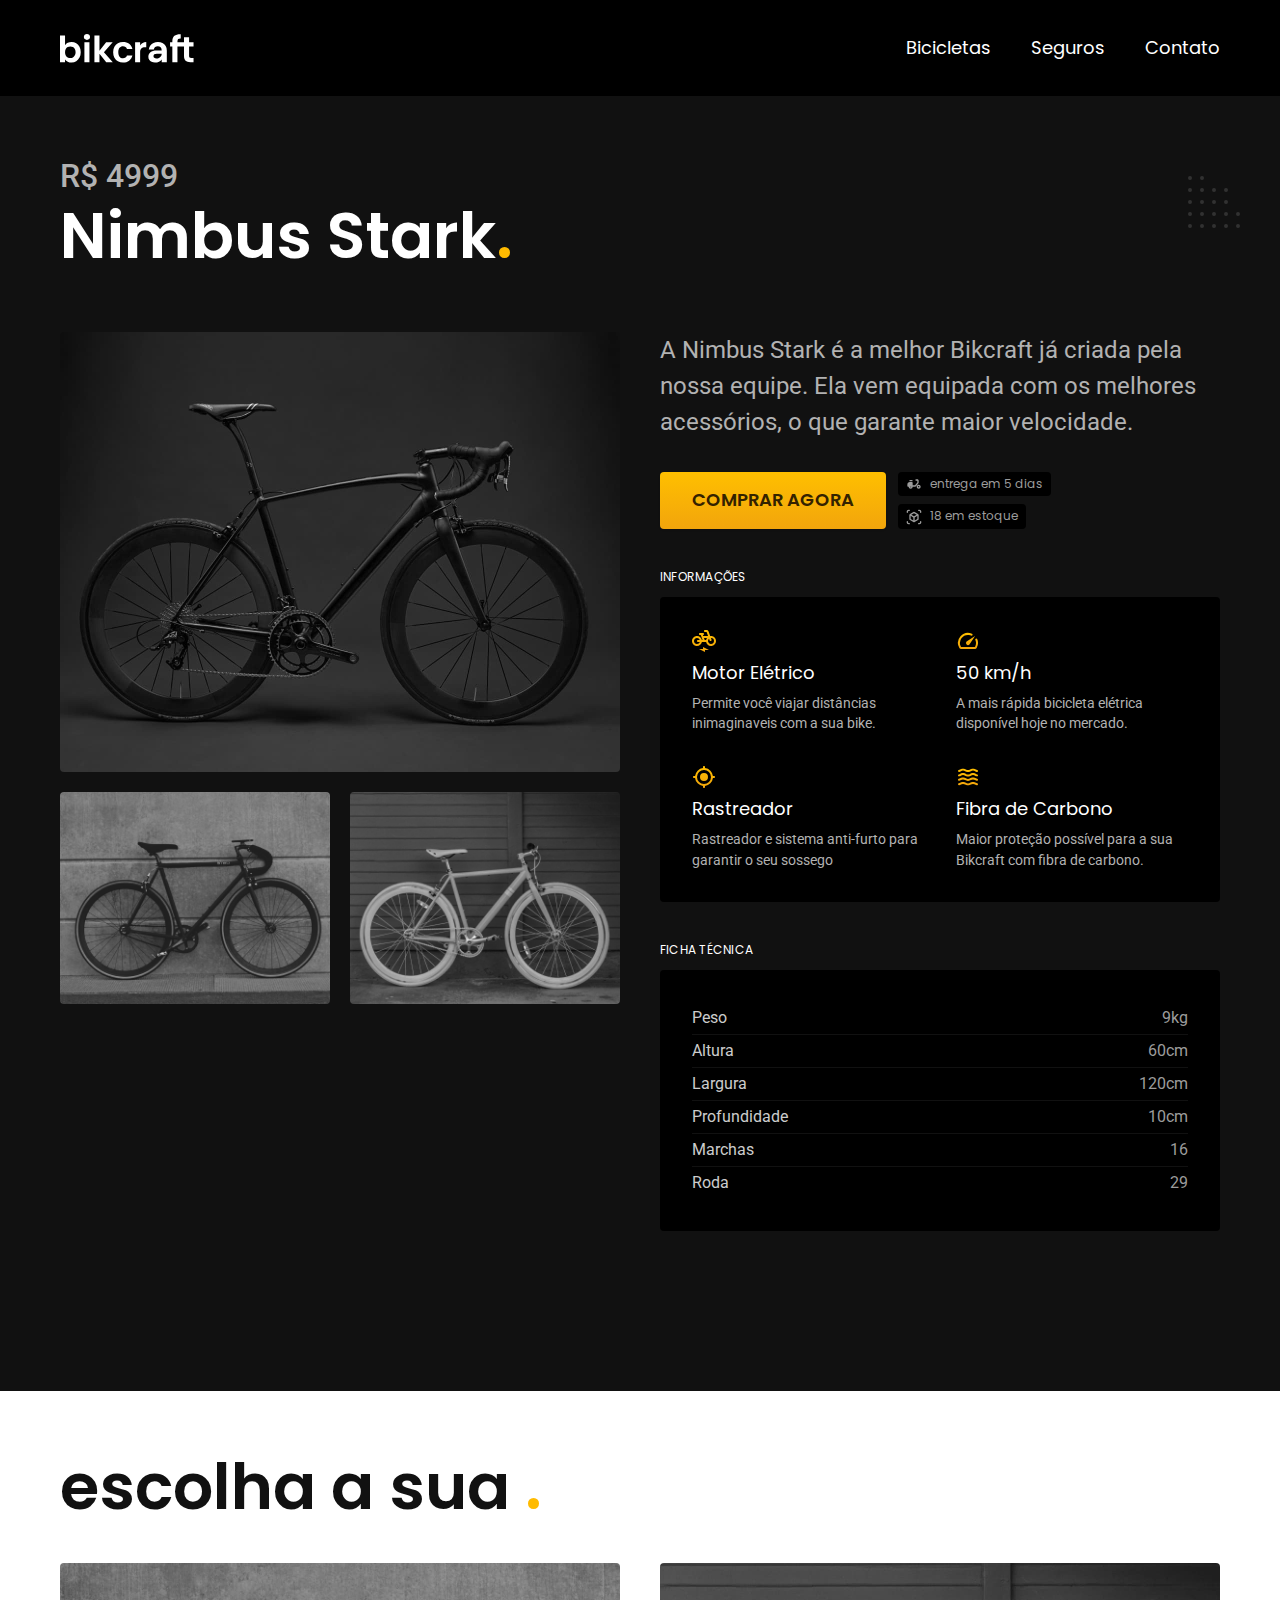
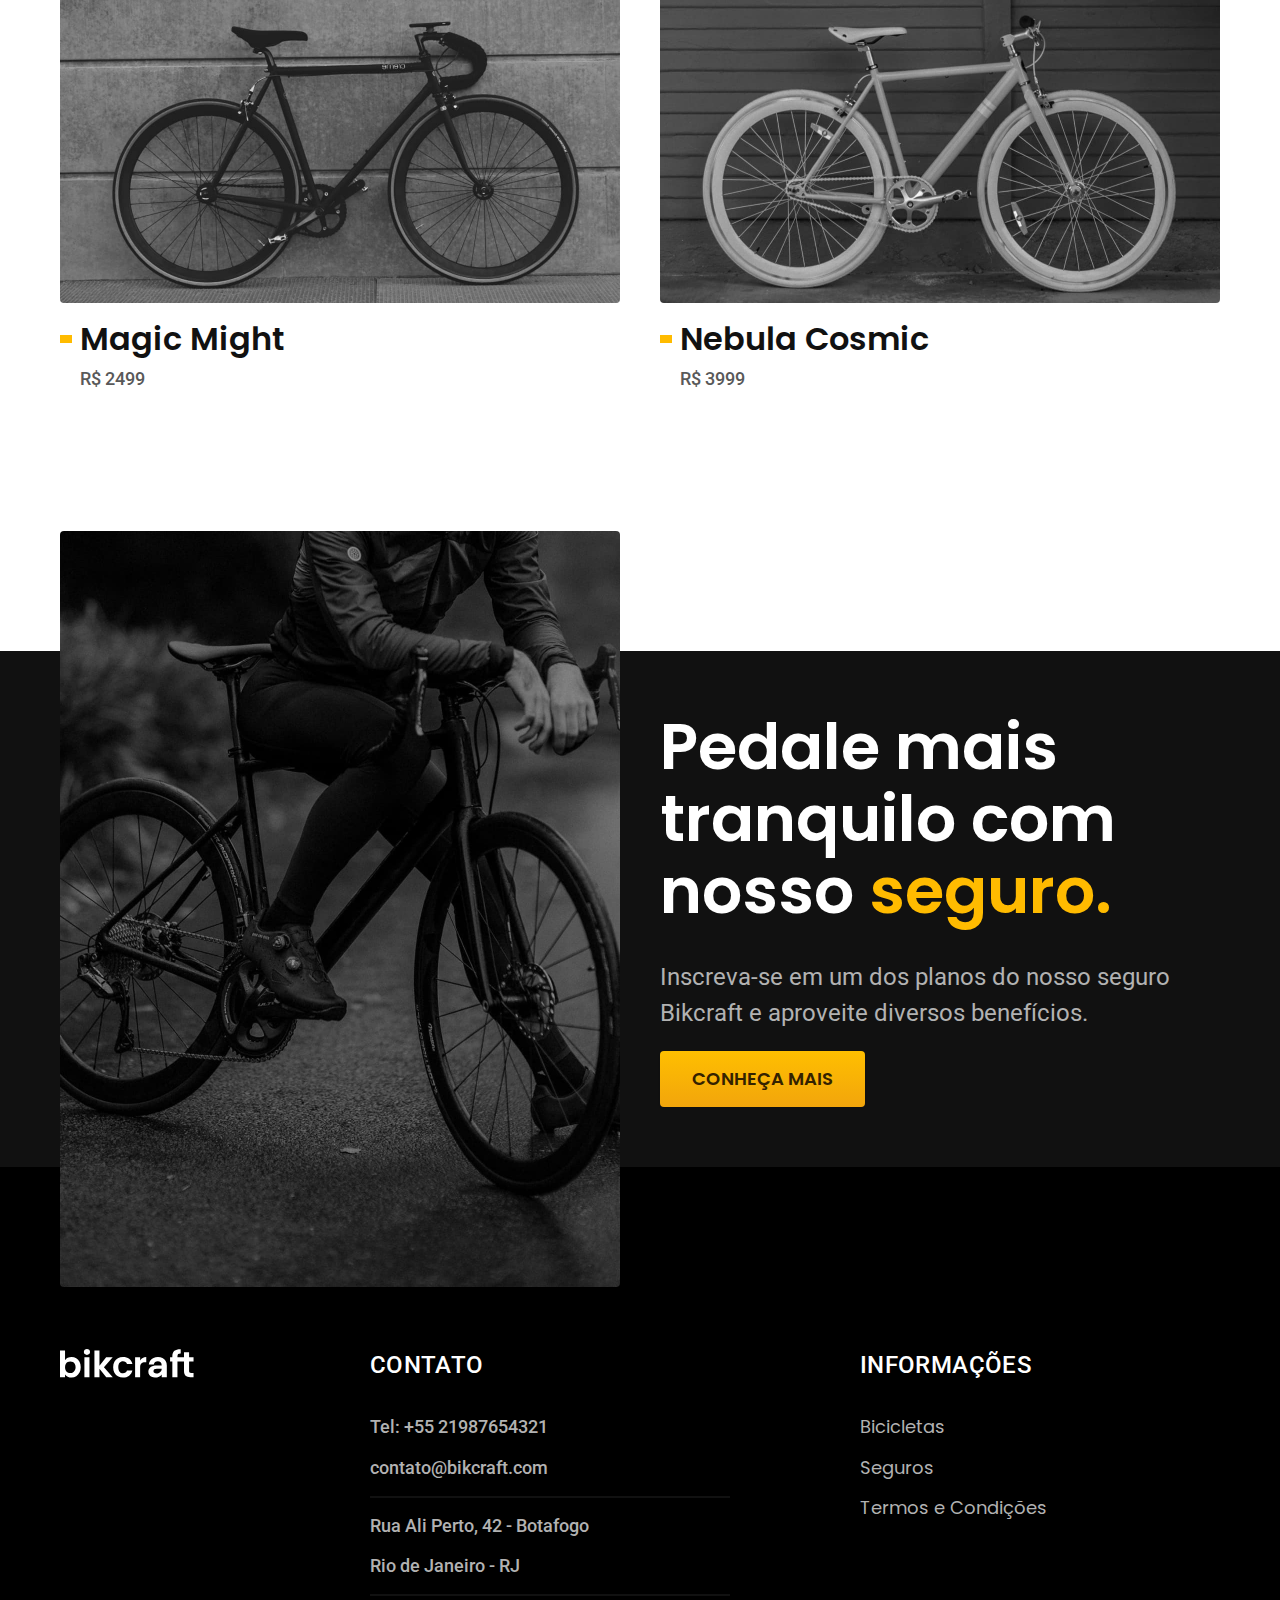
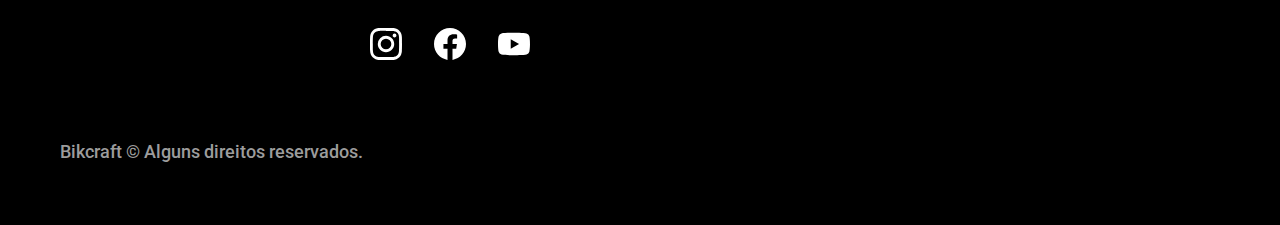
<file: bicicletas/nimbus.html>
<!DOCTYPE html>
<html>

<head>
  <meta charset="utf-8">
  <meta name="viewport" content="width=device-width, initial-scale=1.0">
  <title>Nimbus Stark | Bikcraft</title>
  <meta name="description" content="Termos e Condições.">
  <link rel="icon" href="../favicon.svg" type="image/svg+xml">
  <link rel="preload" href="../css/style.min.css" as="style">
  <link rel="stylesheet" href="../css/style.min.css">
  <link rel="preconnect" href="https://fonts.googleapis.com">
  <link rel="preconnect" href="https://fonts.gstatic.com" crossorigin>
  <link href="https://fonts.googleapis.com/css2?family=Poppins:wght@400;600&family=Roboto:wght@400;500&family=Merriweather:ital,wght@1,900&display=swap" rel="stylesheet">
  <script>document.documentElement.className += " js"</script>
</head>

<body id="bicicleta">
  <header class="header-bg">
    <div class="header container">
      <a href="../"><img src="../img/bikcraft.svg" alt="Bikcraft">
      </a>
      <nav aria-label="primaria">
        <ul class="header-menu font-1-m cor-0">
          <li><a href="../bicicletas.html">Bicicletas</a></li>
          <li><a href="../seguros.html">Seguros</a></li>
          <li><a href="../contato.html">Contato</a></li>
        </ul>
      </nav>
    </div>
  </header>

  <main class="titulo-bg">
    <div>
      <div class="titulo container">
        <p class="font-2-xl cor-5">R$ 4999</p>
        <h1 class="font-1-xxl cor-0">Nimbus Stark<span class="cor-p1">.</span></h1>
      </div>
    </div>

    <div class="bicicleta container">
      <div class="bicicleta-imagens">
        <img src="../img/bicicleta/nimbus1.jpg" alt="">
        <img src="../img/bicicleta/nimbus2.jpg" alt="">
        <img src="../img/bicicleta/nimbus3.jpg" alt="">
      </div>

      <div class="bicicleta-conteudo">
        <p class="font-2-l cor-5">A Nimbus Stark é a melhor Bikcraft já criada pela nossa equipe. Ela vem equipada com os melhores acessórios, o que garante maior velocidade.</p>
        <div class="bicicleta-comprar">
          <a class="botao" href="../orcamento.html?tipo=bikcraft&produto=nimbus">Comprar Agora</a>
          <span class="font-1-xs cor-6"><img src="../img/icones/entrega.svg" alt="">entrega em 5 dias</span>
          <span class="font-1-xs cor-6"><img src="../img/icones/estoque.svg" alt="">18 em estoque</span>
        </div>

        <h2 class="font-1-xs cor-0">Informações</h2>
        <ul class="bicicleta-informacoes">
          <li>
            <img src="../img/icones/eletrica.svg" alt="">
            <h3 class="font-1-m cor-0">Motor Elétrico</h3>
            <p class="font-2-xs cor-5">Permite você viajar distâncias inimaginaveis com a sua bike.</p>
          </li>
          <li>
            <img src="../img/icones/velocidade.svg" alt="">
            <h3 class="font-1-m cor-0">50 km/h</h3>
            <p class="font-2-xs cor-5">A mais rápida bicicleta elétrica disponível hoje no mercado.</p>
          </li>
          <li>
            <img src="../img/icones/rastreador.svg" alt="">
            <h3 class="font-1-m cor-0">Rastreador</h3>
            <p class="font-2-xs cor-5">Rastreador e sistema anti-furto para garantir o seu sossego</p>
          </li>
          <li>
            <img src="../img/icones/carbono.svg" alt="">
            <h3 class="font-1-m cor-0">Fibra de Carbono</h3>
            <p class="font-2-xs cor-5">Maior proteção possível para a sua Bikcraft com fibra de carbono.</p>
          </li>
        </ul>
        <h2 class="font-1-xs cor-0">Ficha técnica</h2>
        <ul class="bicicleta-ficha font-2-s cor-4">
          <li>Peso <span>9kg</span></li>
          <li>Altura <span>60cm</span></li>
          <li>Largura <span>120cm</span></li>
          <li>Profundidade <span>10cm</span></li>
          <li>Marchas <span>16</span></li>
          <li>Roda <span>29</span></li>
        </ul>
      </div>
    </div>
  </main>

  <article class="bicicletas-lista container">
    <h2 class="font-1-xxl">escolha a sua <span class="cor-p1">.</span></h2>

    <ul>
      <li>
        <a href="./magic.html">
          <img src="../img/bicicletas/magic.jpg" alt="Bicicleta preta">
          <h3 class="font-1-xl">Magic Might</h3>
          <span class="font-2-m cor-8">R$ 2499</span>
        </a>
      </li>
      <li>
        <a href="./nebula.html">
          <img src="../img/bicicletas/nebula.jpg" alt="Bicicleta preta">
          <h3 class="font-1-xl">Nebula Cosmic</h3>
          <span class="font-2-m cor-8">R$ 3999</span>
        </a>
      </li>
    </ul>
  </article>

  <article class="seguro-bg">
    <div class="seguro container">
      <div class="seguro-imagem">
        <img src="../img/fotos/seguros.jpg" alt="Pessoa parada em cima de uma bicicleta">
      </div>
      <div class="seguro-conteudo">
        <h2 class="font-1-xxl cor-0">Pedale mais tranquilo com nosso <span class="cor-p1">seguro.</span> </h2>
        <p class="font-2-l cor-5">Inscreva-se em um dos planos do nosso seguro Bikcraft e aproveite diversos benefícios.</p>
        <a class="botao" href="../seguros.html">Conheça Mais</a>
      </div>
    </div>
  </article>

  <footer class="footer-bg">
    <div class="container footer">
      <img src="../img/bikcraft.svg" alt="Bikcraft">
      <div class="footer-contato">
        <h3 class="font-2-l-b cor-0">Contato</h3>
        <ul class="font-2-m cor-5">
          <li><a href="tel:+5521987654321">Tel: +55 21987654321</a></li>
          <li><a href="mailto:contato@bikcraft.com">contato@bikcraft.com</a></li>
          <li>Rua Ali Perto, 42 - Botafogo</li>
          <li>Rio de Janeiro - RJ</li>
        </ul>
        <div class="footer-redes">
          <a href="../"><img src="../img/redes/instagram.svg" alt="instagram"></a>
          <a href="../"><img src="../img/redes/facebook.svg" alt="facebook"></a>
          <a href="../"><img src="../img/redes/youtube.svg" alt="Youtube"></a>
        </div>
      </div>
      <div class="footer-informacoes">
        <h3 class="font-2-l-b cor-0">Informações</h3>
        <nav>
          <ul class="font-1-m cor-5">
            <li><a href="../bicicletas.html">Bicicletas</a></li>
            <li><a href="../seguros.html">Seguros</a></li>
            <li><a href="../termos.html">Termos e Condições</a></li>
          </ul>
        </nav>
      </div>
      <p class="footer-copy font-2-m cor-6">Bikcraft © Alguns direitos reservados.</p>
    </div>


  </footer>
  <script src="../js/script.js"></script>

</body>

</html>
</file>
<file: css/style.min.css>
body{font-family:Arial,Helvetica,sans-serif;margin:0;color:#111}blockquote,dd,h1,h2,h3,p,ul{margin:0}ul{padding:0;list-style:none}a{text-decoration:none;color:inherit}img{max-width:100%;display:block}img[src$=".jpg"]{border-radius:4px}.font-1-xs{font:400 0.75rem/1.35 Poppins,sans-serif}.font-2-xs{font:400 0.875rem/1.43 Roboto,sans-serif}.font-1-s{font:400 1rem/1.5 Poppins,sans-serif}.font-2-s{font:400 1rem/1.5 Roboto,sans-serif}.font-1-m,.font-1-m-b{font:400 1.125rem/1.35 Poppins,sans-serif}.font-1-m-b{font-weight:600}.font-2-m{font:500 1.125rem/1.35 Roboto,sans-serif}.font-1-l{font:400 1.5rem/1.5 Poppins,sans-serif}.font-2-l,.font-2-l-b{font:400 1.5rem/1.5 Roboto,sans-serif}.font-2-l-b{font-weight:500;letter-spacing:.015em;text-transform:uppercase}.font-1-xl{font:600 2rem/1.25 Poppins,sans-serif}.font-2-xl{font:500 2rem/1.25 Roboto,sans-serif}.font-1-xxl{font:600 4rem/1.125 Poppins,sans-serif}@media (max-width:1200px){.font-1-xxl{font-size:3rem}.font-2-l,.font-2-l-b{font-size:1.125rem}}@media (max-width:800px){.font-1-xxl{font-size:2rem}.font-1-xl,.font-2-xl{font-size:1.5rem}}:root{--cor-0:#ffffff;--cor-1:#f7f7f7;--cor-2:#ededed;--cor-3:#dedede;--cor-4:#cccccc;--cor-5:#b2b2b2;--cor-6:#9c9c9c;--cor-7:#717171;--cor-8:#595959;--cor-9:#404040;--cor-10:#2e2e2e;--cor-11:#111111;--cor-12:#000000;--cor-p1:#ffbb00;--cor-p2:#e4a30b;--cor-p3:#a66f00;--cor-p4:#664400;--cor-p5:#332200}.cor-0{color:var(--cor-0)}.cor-1{color:var(--cor-1)}.cor-2{color:var(--cor-2)}.cor-3{color:var(--cor-3)}.cor-4{color:var(--cor-4)}.cor-5{color:var(--cor-5)}.cor-6{color:var(--cor-6)}.cor-7{color:var(--cor-7)}.cor-8{color:var(--cor-8)}.cor-9{color:var(--cor-9)}.cor-10{color:var(--cor-10)}.cor-11{color:var(--cor-11)}.cor-12{color:var(--cor-12)}.cor-p1{color:var(--cor-p1)}.cor-p2{color:var(--cor-p2)}.cor-p3{color:var(--cor-p3)}.cor-p4{color:var(--cor-p4)}.cor-p5{color:var(--cor-p5)}.header-bg{background-color:#000}.header{display:flex;flex-wrap:wrap;gap:20px;justify-content:space-between;align-items:center;padding-top:20px;padding-bottom:20px}.header-menu{display:flex;flex-wrap:wrap;gap:40px}.header-menu a{display:inline-block;padding:16px 0;position:relative}.header-menu a:after{content:"";display:block;height:2px;width:0%;background:#fff;margin-top:4px;transition:.3s;position:absolute}.header-menu a.ativo::after,.header-menu a:hover:after{width:100%}@media (max-width:800px){.header-menu{gap:20px}.header-menu a{background:#111;padding:12px 16px;border-radius:4px}.header-menu a:hover{background:#2e2e2e;padding:12px 16px;border-radius:4px}.header a::after{display:none}}@media (max-width:600px){.header-menu{gap:12px}.header-menu a{padding:8px 12px;font-size:.9rem}}.footer-bg{background-color:var(--cor-12)}.footer{display:grid;grid-template-columns:3fr 5fr 4fr;gap:40px;padding-top:60px;padding-bottom:60px}.footer h3{margin-bottom:32px}.footer-contato ul{margin-bottom:32px}.footer-contato li:nth-child(2n):after{content:"";display:block;max-width:360px;height:2px;background-color:var(--cor-11);margin-top:16px}.footer li{margin-bottom:16px}.footer-redes{display:flex;gap:32px}.footer a:hover{color:var(--cor-0)}.footer-copy{grid-column:1/-1;margin-top:40px}@media (max-width:800px){.footer>img{display:none}.footer{grid-template-columns:1fr 1fr}}@media (max-width:600px){.footer{grid-template-columns:1fr;gap:60px}.footer-copy{margin-top:0}}.container{box-sizing:border-box;max-width:1200px;margin:0 auto;padding-left:20px;padding-right:20px}.botao{display:inline-block;padding:16px 32px;background:linear-gradient(#ffbf00,#f2a50c);box-shadow:0 1px 2px rgba(0,0,0,.1);text-transform:uppercase;color:var(--cor-p5);font:600 1.125rem/1.35 Poppins,sans-serif;border-radius:4px;max-width:max-content;border:none;cursor:pointer}.botao:hover{background:linear-gradient(#ffb60d,#e59317)}.botao.secundario{background:var(--cor-10);color:var(--cor-2)}.botao.secundario:hover{background:var(--cor-9)}.botao.seta{display:flex;align-items:center}.botao.seta::after{content:"";display:inline-block;width:18px;height:10px;margin-left:12px;background-image:url("../img/icones/seta.svg");align-content:center;transition:transform .2s}.botao.seta:hover::after{transform:translateX(4px)}@media (max-width:600px){.botao{padding:12px 16px;font-size:1rem}}.link{display:inline-block;color:var(--cor-p1);font:500 1.5rem/1.5 Poppins,sans-serif;text-transform:uppercase}.link::after{content:"";display:block;background-color:currentColor;width:100%;height:4px}.link:hover{color:var(--cor-0)}.titulo-bg{background-color:var(--cor-11);padding-top:60px;padding-bottom:60px}.titulo{background:url("../img/dec/top-right.svg") no-repeat top 20px right}.titulo p{margin-bottom:4px}@media (max-width:800px){.titulo-br{padding-top:40px;padding-bottom:40px}.titulo p{font-size:1rem;text-transform:lowercase;font-weight:400}}.form{display:grid;grid-template-columns:1fr 1fr;gap:20px}.form label{display:block;font:400 1rem/1.5 Poppins,sans-serif;margin-bottom:4px}.form .col-2{grid-column:span 2}.form input[type=email],.form input[type=tel],.form input[type=text],.form textarea{font:400 1rem/1.5 Roboto,sans-serif;background:var(--cor-1);border:1px solid var(--cor-2);padding:12px;border-radius:4px;width:100%;box-sizing:border-box}.form input[type=email]:focus,.form input[type=tel]:focus,.form input[type=text]:focus,.form textarea:focus{outline:0;border-color:var(--cor-p1);background:var(--cor-0);box-shadow:0 0 0 2px #fea}@media (max-width:600px){.form{grid-template-columns:1fr}.form .col-2{grid-column:1}}.js .fadeInDown{transform:translate3d(0,-20px,0)}.js .fadeInUp{transform:translate3d(0,20px,0)}.js .fadeInRight{transform:translate3d(20px,0,0)}.js .fadeInLeft{transform:translate3d(-20px,0,0)}.js [data-anime]{opacity:0}.js .anime{opacity:1;transform:none;transition:transform .8s,opacity .8s}.introducao-bg{background:var(--cor-12) url("../img/dec/bottom-left.svg") no-repeat bottom 160px left 20px;box-shadow:inset 0 -120px var(--cor-0)}.introducao{display:grid;grid-template-columns:1fr 1fr;gap:0 40px}.introducao-conteudo{align-self:end;padding-bottom:200px}.introducao img{width:100%;height:100%;object-fit:cover}.introducao h1{margin-bottom:32px}.introducao h1 span{color:var(--cor-p1)}.introducao p{margin-bottom:20px}@media (max-width:800px){.introducao-bg{background:var(--cor-11);padding-top:40px;box-shadow:inset 0 -60px var(--cor-0)}.introducao{grid-template-columns:1fr;gap:32px}.introducao-conteudo{padding-bottom:0}.introducao h1{margin-bottom:1rem}.introducao img{height:300px;width:100%}}.tecnologia-bg{background-color:var(--cor-11);box-shadow:inset 0 80px var(--cor-0),inset 0 -80px var(--cor-0)}.tecnologia{display:grid;grid-template-columns:1fr 1fr;gap:40px}.tecnologia-conteudo{padding-top:160px;padding-bottom:160px}.tecnologia-imagem img{height:100%;object-fit:cover;object-position:left}.tecnologia-conteudo>span{display:block;margin-bottom:20px}.tecnologia-conteudo h2{margin-bottom:32px}.tecnologia-conteudo>p{margin-bottom:20px}.tecnologia a{margin-bottom:80px}.tecnologia-vantagens{display:flex;gap:40px}.tecnologia-vantagens h3{margin-bottom:8px;width:max-content}.tecnologia-vantagens img{width:24px;margin-bottom:8px}@media (max-width:800px){.tecnologia{grid-template-columns:1fr}.tecnologia-bg{box-shadow:initial}.tecnologia-conteudo{padding:60px 0}.tecnologia-imagem{display:none}.tecnologia a{margin-bottom:60px}}@media (max-width:600px){.tecnologia-vantagens{flex-direction:column}}.depoimento{display:grid;grid-template-columns:1fr 1fr;background-color:var(--cor-p1);overflow:hidden}.depoimento img{width:100%;height:100%;object-fit:cover;border-radius:0}.depoimento-conteudo{padding:40px 40px 80px 80px;align-self:end;background:url("../img/dec/bottom-right-p.svg") no-repeat bottom 40px right 40px}.depoimento-conteudo p{max-width:32ch;font-family:Merriweather,serif;font-style:italic;font-weight:900;margin-bottom:32px;position:relative}.depoimento p::after,.depoimento p::before{font-size:5rem;color:var(--cor-p2);position:absolute}.depoimento p::before{content:"“";left:-50px;top:-20px}.depoimento p::after{content:"”"}@media (min-width:1200px){.depoimento img{max-height:520px}}@media (max-width:800px){.depoimento{grid-template-columns:1fr;text-align:center}.depoimento img{max-height:200px}.depoimento-conteudo{padding:40px 20px;margin:auto}}.parceiros{padding-top:60px;padding-bottom:120px}.parceiros h2{margin-bottom:60px}.parceiros ul{max-width:1400px;margin:0 auto;padding:0 20px;display:grid;grid-template-columns:repeat(4,1fr)}.parceiros li{padding:32px;display:flex;border-left:2px solid var(--cor-2)}.parceiros img{margin:auto}.parceiros li:first-child,.parceiros li:nth-child(5){border-left:none}.parceiros li:nth-child(n+5){border-top:2px solid var(--cor-2)}@media (max-width:800px){.parceiros{padding-bottom:60px}.parceiros h2{margin-bottom:20px}.parceiros ul{grid-template-columns:repeat(2,1fr)}.parceiros li:nth-child(n+3){border-top:2px solid var(--cor-2)}.parceiros li:nth-child(odd){border-left:none}}.bicicleta{display:grid;grid-template-columns:1fr 1fr;align-items:start;gap:40px;padding-top:60px;padding-bottom:60px}#bicicleta .titulo p{text-transform:uppercase}.bicicleta-imagens{display:flex;flex-wrap:wrap;gap:20px}.bicicleta-imagens img{flex:1;min-width:200px;cursor:pointer}.bicicleta-imagens img:first-child{min-width:100%;cursor:default}.bicicleta-conteudo>p{margin-bottom:32px}.bicicleta-comprar{display:grid;grid-template-columns:max-content auto;align-items:center;justify-items:start;margin-bottom:40px;gap:8px 12px}.bicicleta-comprar a{grid-row:span 2}.bicicleta-comprar span{display:flex;align-items:center;background-color:var(--cor-12);gap:8px;padding:4px 8px;border-radius:4px}.bicicleta-conteudo h2{text-transform:uppercase;letter-spacing:.015rem;margin-bottom:12px}.bicicleta-ficha,.bicicleta-informacoes{padding:32px;background-color:var(--cor-12);border-radius:4px;margin-bottom:40px}.bicicleta-informacoes{display:grid;grid-template-columns:1fr 1fr;gap:32px;margin-bottom:40px}.bicicleta-informacoes img{width:24px;margin-bottom:8px}.bicicleta-informacoes h3{margin-bottom:8px}.bicicleta-ficha{display:grid;grid-template-columns:1fr}.bicicleta-ficha li{padding:4px 0;display:flex;justify-content:space-between;border-bottom:1px solid var(--cor-11)}.bicicleta-ficha li:last-child{border-bottom:none}.bicicleta-ficha span{color:var(--cor-6)}@media (max-width:936px){.bicicleta-imagens img{cursor:default}}@media (max-width:800px){.bicicleta{grid-template-columns:1fr;padding-top:40px;padding-bottom:40px}.bicicleta-imagens{grid-row:2}}@media (max-width:400px){.bicicleta-comprar,.bicicleta-informacoes{grid-template-columns:1fr}}.seguro-bg{background-color:var(--cor-11);box-shadow:inset 0 120px var(--cor-0),inset 0 -120px var(--cor-12)}.seguro{display:grid;grid-template-columns:1fr 1fr;gap:40px}.seguro-imagem img{width:100%;height:100%;object-fit:cover}.seguro-conteudo{padding-top:180px;padding-bottom:180px}.seguro h2{margin-bottom:32px}.seguro p{margin-bottom:20px}@media (max-width:800px){.seguro{grid-template-columns:1fr}.seguro-conteudo{grid-row:1;padding-top:40px;padding-bottom:0}.seguro-bg{box-shadow:inset 0 -60px var(--cor-12)}}.bicicletas-lista{padding-top:60px;padding-bottom:120px}.bicicletas-lista h2{margin-bottom:40px}.bicicletas-lista ul{display:flex;gap:40px;padding:0 20px 20px 20px;max-width:1400px;margin:0 auto;overflow-x:auto}#bicicleta .bicicletas-lista ul{padding:0 0 20px 0}.bicicletas-lista li{min-width:280px}.bicicletas-lista a{display:block}.bicicletas-lista img{margin-bottom:16px}.bicicletas-lista h3{margin-bottom:8px;display:flex;align-items:center}.bicicletas-lista h3::before{content:"";display:inline-block;height:8px;width:12px;margin-right:8px;background-color:var(--cor-p1)}.bicicletas-lista a:hover h3::before{width:24px;transition:width .2s}.bicicletas-lista li span{padding-left:20px}@media (max-width:800px){.bicicletas-lista{padding-bottom:60px}.bicicletas-lista ul{gap:20px}}.bicicletas-bg{background-image:linear-gradient(to right,var(--cor-0) 30%,var(--cor-12) 0)}.bicicletas{display:grid;grid-template-columns:1fr 1fr;gap:40px;padding-top:60px;padding-bottom:60px;background:url(../img/dec/top-right.svg) no-repeat top 40px right 20px}.bicicletas-imagem{position:relative}.bicicletas-imagem span{background:var(--cor-12);padding:8px 16px 8px 8px;display:inline-block;position:absolute;top:20px;right:0;border-radius:4px 0 0 4px}.bicicletas-conteudo{display:grid;grid-template-columns:1fr auto;align-content:start}.bicicletas h2,.bicicletas p{grid-column:1/-1}.bicicletas h2{margin-bottom:20px}.bicicletas h2::before{content:"";display:block;width:12px;height:8px;background-color:var(--cor-p1);margin-bottom:8px}.bicicletas p{margin-bottom:32px}.bicicletas a{place-self:end}.bicicletas li{display:flex;align-items:center}.bicicletas ul{display:grid;gap:16px}.bicicletas-conteudo img{width:24px;margin-right:8px}@media (max-width:800px){.bicicletas{grid-template-columns:1fr;gap:20px;padding-top:40px;padding-bottom:40px}.bicicletas-bg{background:var(--cor-11)}}@media (max-width:600px){.bicicletas-conteudo{grid-template-columns:1fr}.bicicletas ul{font-size:1rem;grid-template-columns:1fr 1fr;margin-bottom:32px}.bicicletas a{place-self:start}}.seguros-bg{background-color:var(--cor-11)}.seguros{padding-top:60px;padding-bottom:60px;display:grid;grid-template-columns:1fr 1fr;gap:40px;align-items:center}#seguros .seguros{padding-top:0}.seguros h2{grid-column:1/-1}.seguros-item{background-color:var(--cor-12);padding:32px 32px 32px 60px;display:grid;grid-template-columns:1fr auto;border-radius:4px}.seguros-item h3{margin-bottom:40px}.seguros-item span{display:block;grid-column:2;text-align:right}.seguros-item ul{grid-column:1/-1;margin-bottom:32px}.seguros-item li{display:flex;align-items:center;position:relative}.seguros-item li+li{margin-top:20px}.seguros-item li::before{content:"";display:inline-block;background-image:url(../img/icones/lista.svg);width:13px;height:9px;position:absolute;left:-21px}.seguros-item a{grid-column:1/-1}@media (max-width:800px){.seguros{grid-template-columns:1fr}}.vantagens-bg{background-color:var(--cor-12)}.vantagens{padding-top:120px;padding-bottom:120px}.vantagens h2{margin-bottom:60px}.vantagens ul{display:grid;grid-template-columns:repeat(auto-fit,minmax(280px,max-content));gap:40px 80px}.vantagens h3,.vantagens img{margin-bottom:8px}@media (max-width:800px){.vantagens{padding-top:60px;padding-bottom:60px}.vantagens{padding-bottom:40px}.vantagens ul{gap:20px}}.perguntas{padding-bottom:120px;padding-top:120px}.perguntas h2{margin-bottom:60px}.perguntas dl>div{padding:20px;border-radius:4px}.perguntas dl>div:nth-child(odd){background-color:var(--cor-1)}.perguntas button{display:grid;grid-template-columns:auto 1fr auto;align-items:center;gap:8px;cursor:pointer;border:none;background:0 0;width:100%;text-align:left}.perguntas button::before{content:"";display:inline-block;width:12px;height:8px;background-color:var(--cor-p1)}.perguntas button::after{content:"";display:inline-block;width:14px;height:6px;background:url("../img/icones/seta-abrir.svg");transition:.3s}.perguntas button:hover::after,.perguntas button[aria-expanded=true]::after{transform:rotate(180deg)}.perguntas button[aria-expanded=true]:hover::after{transform:rotate(0)}.perguntas dd{padding-left:20px;padding-top:16px;max-width:80ch}.js .perguntas dd{display:none}.js .perguntas dd.ativo{display:block}@media (max-width:800px){.perguntas{padding-top:60px;padding-bottom:60px}.perguntas h2{margin-bottom:40px}}#contato{background:linear-gradient(var(--cor-11) 600px,var(--cor-1) 0)}.contato{display:grid;grid-template-columns:5fr 7fr}.contato-dados,.contato-formulario{padding:60px;box-shadow:0 1px 2px rgba(0,0,0,.1);margin-bottom:10px}.contato-dados{background:var(--cor-12) url("../img/dec/bottom-left.svg") no-repeat bottom 20px left 20px;border-radius:5px 0 0 5px}.contato-formulario{background:var(--cor-0) url("../img/dec/bottom-right.svg") no-repeat bottom 20px right 20px;border-radius:0 5px 5px 0}.contato-dados h2{margin-bottom:60px}.contato-endereco{margin-bottom:32px;padding-left:28px;background:url("../img/icones/local.svg") no-repeat 0 2px}.contato-endereco p{margin-bottom:8px}.contato-meios a{display:block;max-width:max-content;margin-bottom:8px;padding-left:28px}.contato-meios a:hover{color:var(--cor-0)}.contato-meios a:first-child{background:url("../img/icones/email.svg") no-repeat 0 2px}.contato-meios a:nth-child(2){margin-bottom:32px}.contato a:last-child{background:url("../img/icones/telefone.svg") no-repeat 0 2px;margin-bottom:60px}.contato-redes{display:flex;gap:32px;padding-left:28px}@media (max-width:800px){.contato{grid-template-columns:1fr}.contato-dados,.contato-formulario{padding:20px}.contato-dados{border-radius:5px 5px 0 0;background:var(--cor-12)}.contato-formulario{border-radius:0 0 5px 5px}.contato a:last-child,.contato-dados h2{margin-bottom:32px}.contato-redes{margin-bottom:12px}}.lojas{display:grid;grid-template-columns:1fr 1fr;gap:0 40px;padding-top:120px;padding-bottom:120px}.lojas h2{grid-column:1/-1;margin-bottom:60px}.lojas img{border-radius:4px 4px 0 0}.lojas-item{border-radius:4px;background:var(--cor-0);box-shadow:0 1px 2px rgba(0,0,0,.1)}.lojas-conteudo{display:grid;grid-template-columns:1fr 1fr;gap:32px 16px;padding:32px}.lojas-conteudo h3,.lojas-tempo{grid-column:1/-1}.lojas-dados{display:grid;gap:8px;border-left:2px solid var(--cor-2);padding-left:12px}.lojas-tempo{display:flex;align-items:center;gap:8px}@media (max-width:800px){.lojas{gap:20px;padding-top:60px;padding-bottom:60px}.lojas h2{margin-bottom:32px}.lojas-conteudo{grid-template-columns:1fr}}@media (max-width:600px){.lojas{grid-template-columns:1fr}}#orcamento{background:linear-gradient(var(--cor-11) 600px,var(--cor-1) 0)}.orcamento{display:grid;grid-template-columns:5fr 7fr;padding-bottom:120px}.orcamento h2{text-transform:uppercase;position:relative;display:flex;align-items:center}.orcamento h2::before{content:"";display:inline-block;width:4px;height:8px;background-color:var(--cor-p1);position:absolute;left:-12px}.orcamento-dados,.orcamento-produto{padding:60px;box-shadow:0 1px 2px rgba(0,0,0,.1)}.orcamento-produto{border-radius:5px 0 0 5px;background:var(--cor-12) url("../img/dec/bottom-left.svg") no-repeat bottom 20px left 20px;display:grid;grid-template-columns:1fr 1fr;gap:20px;align-content:start}.orcamento-produto>*{grid-column:1/-1}.orcamento-produto>label{grid-column:initial}.orcamento-produto label{font:400 1rem/1.5 Poppins,sans-serif;color:var(--cor-4);background-color:var(--cor-10);padding:12px 16px;border-radius:4px;cursor:pointer;display:grid;grid-template-columns:auto 1fr auto;align-items:center;border:1px solid var(--cor-10)}.orcamento-produto label::before{content:"";display:inline-block;box-sizing:border-box;width:12px;height:12px;border:1px solid var(--cor-6);border-radius:50%;margin-right:8px}.orcamento-produto input{opacity:0;position:absolute;pointer-events:none}.orcamento-produto input:checked+label{background:var(--cor-0);color:var(--cor-11)}.orcamento-produto label:hover{background-color:var(--cor-9);border-color:var(--cor-9)}.orcamento-produto input:focus+label{box-shadow:0 0 0 2px var(--cor-p1);border-color:var(--cor-12)}.orcamento-produto label span{display:none}.orcamento-produto input:checked+label span{display:inline-block}.orcamento-produto input:checked+label::before{border-color:var(--cor-7);box-shadow:inset 0 0 0 3px var(--cor-0),inset 0 0 0 6px var(--cor-7)}.orcamento-dados{border-radius:0 5px 5px 0;background:var(--cor-0) url("../img/dec/bottom-right.svg") no-repeat bottom 20px right 20px}.orcamento-conteudo{padding:20px;background:#222;margin:20px 0;display:none}.orcamento-conteudo h2,.orcamento-dados h2:nth-of-type(n+2){margin-top:20px}#bikcraft:checked~#orcamento-bikcraft,#seguro:checked~#orcamento-seguro{display:grid;gap:20px}.orcamento-detalhes{display:none;background:var(--cor-0);padding:20px;grid-template-columns:1fr 1fr;border-radius:4px;align-items:center}.orcamento-detalhes li{display:flex;align-items:center;margin-bottom:8px}.orcamento-detalhes li img{width:16px;margin-right:8px}.orcamento-produto input:checked+label+.orcamento-detalhes{display:grid}@media (max-width:1200px){.orcamento-dados,.orcamento-produto{padding:32px}}@media (max-width:800px){.orcamento{grid-template-columns:1fr}.orcamento-dados{border-radius:0 0 5px 5px}.orcamento-produto{border-radius:5px 5px 0 0;background:var(--cor-12)}}@media (max-width:400px){.orcamento-produto{grid-template-columns:1fr}}.termos{padding-top:80px;padding-bottom:80px}.termos h2{font-weight:600;margin-bottom:20px}.termos p{max-width:75ch;margin-bottom:24px}.termos p+h2{margin-top:40px}
</file>
